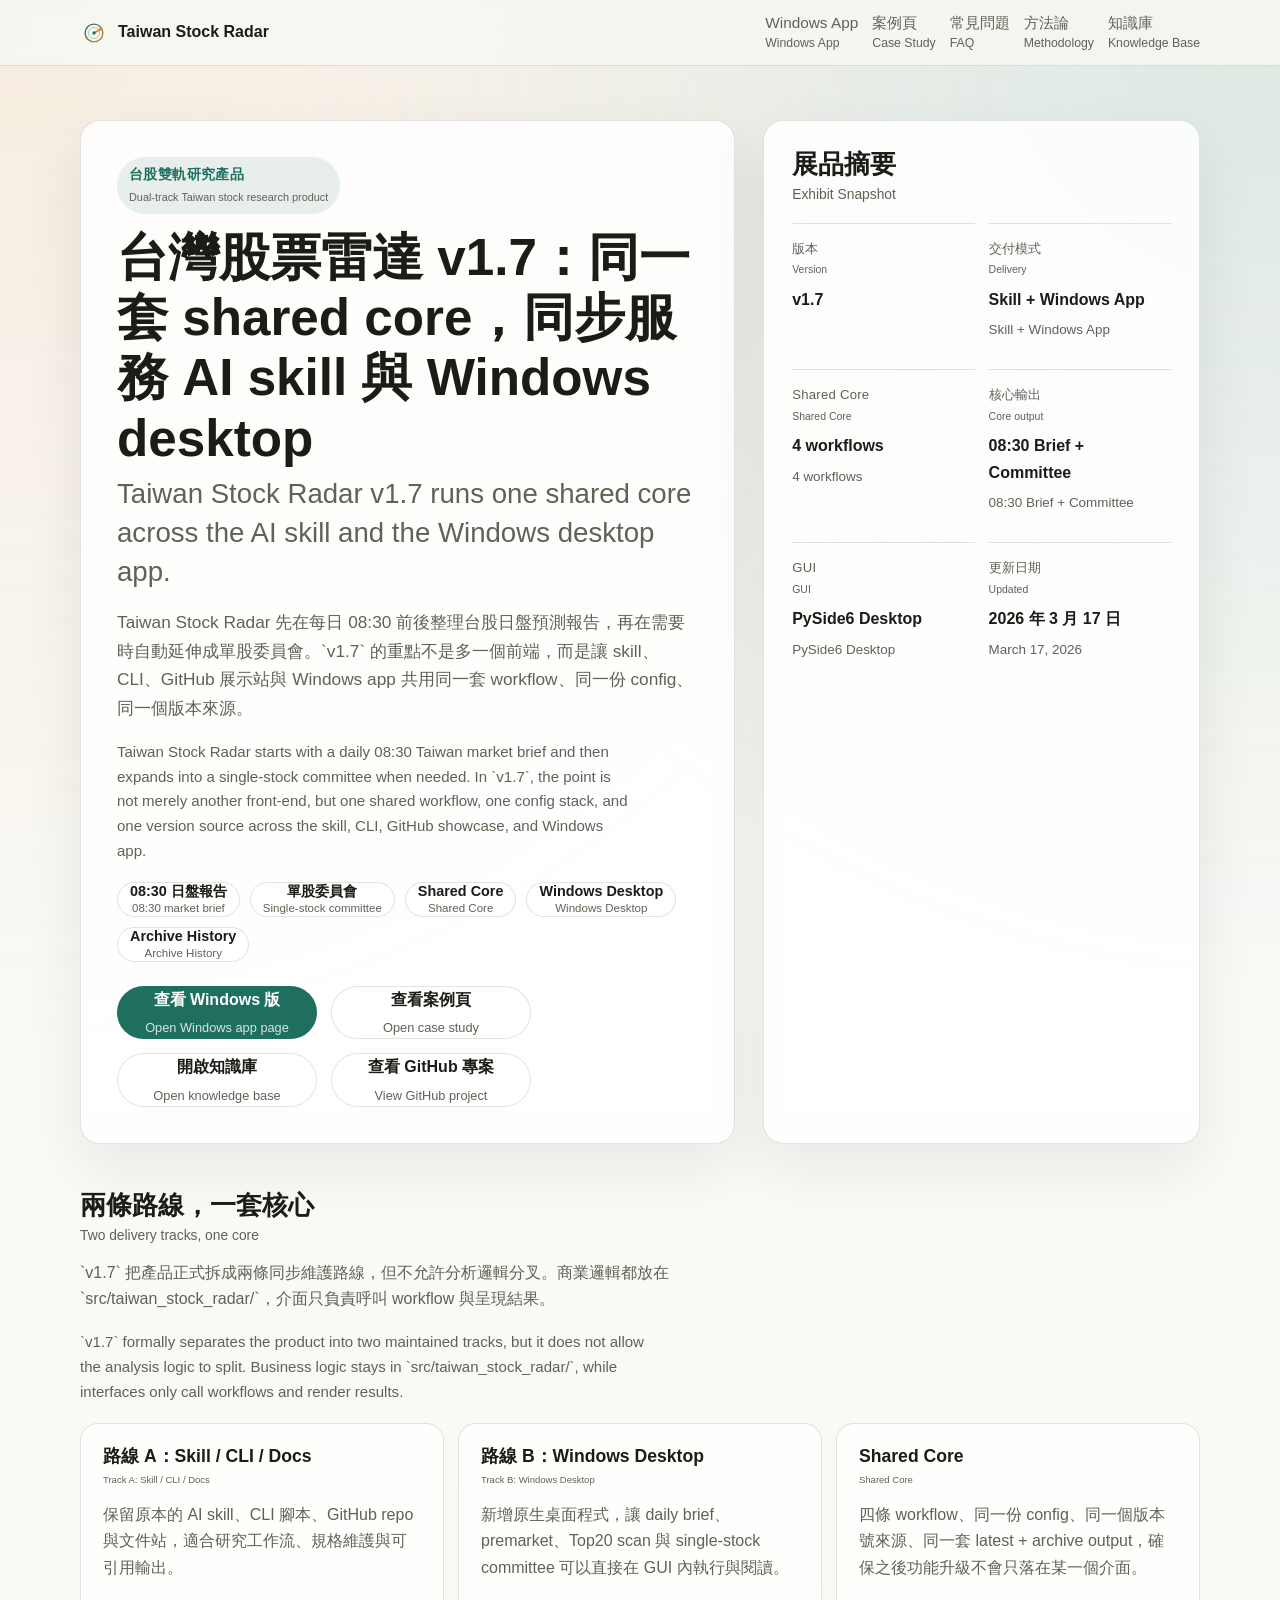
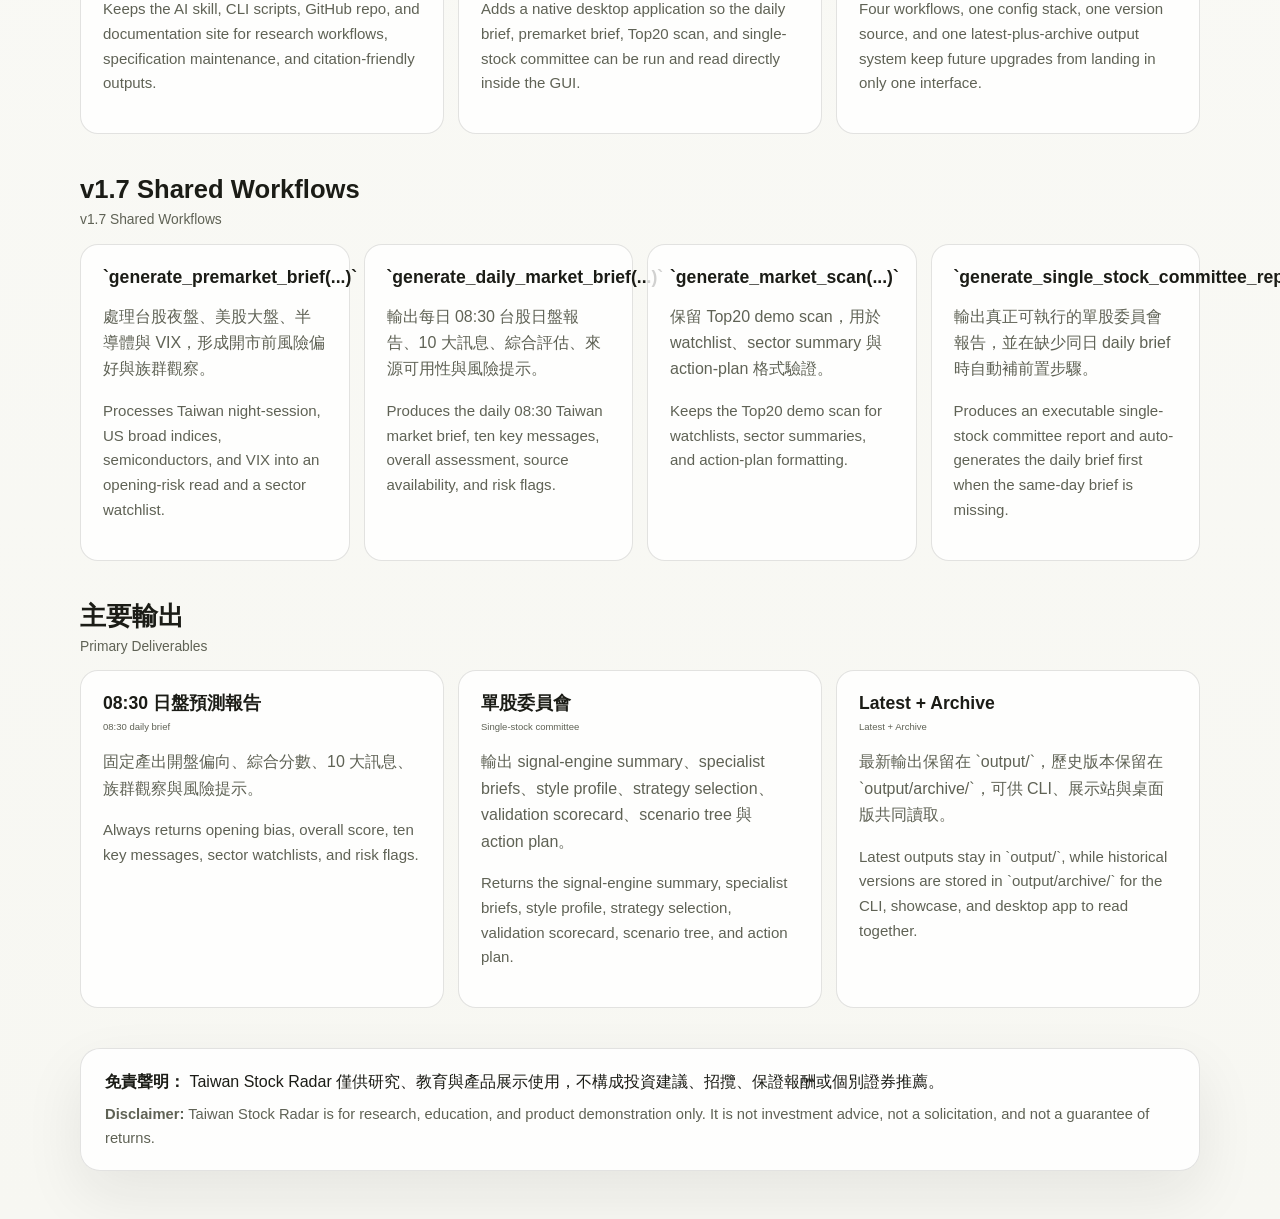
<file: docs/index.html>
<!DOCTYPE html>
<html lang="zh-Hant">
<head>
  <meta charset="utf-8">
  <meta name="viewport" content="width=device-width, initial-scale=1">
  <title>Taiwan Stock Radar | 台灣股票雷達 v1.7 雙軌研究產品</title>
  <meta name="description" content="Taiwan Stock Radar v1.7 是專為台股打造的雙軌研究產品。它以 shared core 同時服務每日 08:30 台股日盤報告、單股委員會、CLI、GitHub 展示站與 Windows desktop app。">
  <link rel="canonical" href="https://rabbit68116-ux.github.io/taiwan-stock-radar/">
  <meta property="og:type" content="website">
  <meta property="og:title" content="Taiwan Stock Radar | 台灣股票雷達">
  <meta property="og:description" content="以 shared core 同時服務 08:30 日盤報告、單股委員會與 Windows desktop app 的台股研究產品。">
  <meta property="og:url" content="https://rabbit68116-ux.github.io/taiwan-stock-radar/">
  <meta property="og:image" content="https://rabbit68116-ux.github.io/taiwan-stock-radar/assets/og-card.svg">
  <link rel="icon" href="assets/logo.svg" type="image/svg+xml">
  <link rel="stylesheet" href="assets/site.css">
</head>
<body>
  <header class="topbar">
    <div class="shell">
      <a class="brand" href="./">
        <img src="assets/logo.svg" alt="Taiwan Stock Radar logo">
        <span>Taiwan Stock Radar</span>
      </a>
      <nav class="nav" aria-label="Primary">
        <a href="./windows-app.html">Windows App<span class="en-translation">Windows App</span></a>
        <a href="./case-study.html">案例頁<span class="en-translation">Case Study</span></a>
        <a href="./faq.html">常見問題<span class="en-translation">FAQ</span></a>
        <a href="./methodology.html">方法論<span class="en-translation">Methodology</span></a>
        <a href="./docs.html">知識庫<span class="en-translation">Knowledge Base</span></a>
      </nav>
    </div>
  </header>

  <div class="shell">
    <section class="hero">
      <div class="hero-grid">
        <article class="hero-card">
          <p class="eyebrow">台股雙軌研究產品<span class="en-translation">Dual-track Taiwan stock research product</span></p>
          <h1>台灣股票雷達 v1.7：同一套 shared core，同步服務 AI skill 與 Windows desktop
            <span class="en-translation">Taiwan Stock Radar v1.7 runs one shared core across the AI skill and the Windows desktop app.</span>
          </h1>
          <p class="lead">Taiwan Stock Radar 先在每日 08:30 前後整理台股日盤預測報告，再在需要時自動延伸成單股委員會。`v1.7` 的重點不是多一個前端，而是讓 skill、CLI、GitHub 展示站與 Windows app 共用同一套 workflow、同一份 config、同一個版本來源。</p>
          <p class="lead en-translation">Taiwan Stock Radar starts with a daily 08:30 Taiwan market brief and then expands into a single-stock committee when needed. In `v1.7`, the point is not merely another front-end, but one shared workflow, one config stack, and one version source across the skill, CLI, GitHub showcase, and Windows app.</p>
          <div class="chip-row">
            <span class="chip">08:30 日盤報告<span class="en-translation">08:30 market brief</span></span>
            <span class="chip">單股委員會<span class="en-translation">Single-stock committee</span></span>
            <span class="chip">Shared Core<span class="en-translation">Shared Core</span></span>
            <span class="chip">Windows Desktop<span class="en-translation">Windows Desktop</span></span>
            <span class="chip">Archive History<span class="en-translation">Archive History</span></span>
          </div>
          <div class="hero-actions">
            <a class="button button-primary" href="./windows-app.html">查看 Windows 版<span class="en-translation">Open Windows app page</span></a>
            <a class="button button-secondary" href="./case-study.html">查看案例頁<span class="en-translation">Open case study</span></a>
            <a class="button button-secondary" href="./docs.html">開啟知識庫<span class="en-translation">Open knowledge base</span></a>
            <a class="button button-secondary" href="https://github.com/rabbit68116-ux/taiwan-stock-radar">查看 GitHub 專案<span class="en-translation">View GitHub project</span></a>
          </div>
        </article>

        <aside class="panel">
          <h2>展品摘要<span class="en-translation">Exhibit Snapshot</span></h2>
          <div class="meta-list">
            <div><span class="label">版本<span class="en-translation">Version</span></span><span class="value">v1.7</span></div>
            <div><span class="label">交付模式<span class="en-translation">Delivery</span></span><span class="value">Skill + Windows App<span class="en-translation">Skill + Windows App</span></span></div>
            <div><span class="label">Shared Core<span class="en-translation">Shared Core</span></span><span class="value">4 workflows<span class="en-translation">4 workflows</span></span></div>
            <div><span class="label">核心輸出<span class="en-translation">Core output</span></span><span class="value">08:30 Brief + Committee<span class="en-translation">08:30 Brief + Committee</span></span></div>
            <div><span class="label">GUI<span class="en-translation">GUI</span></span><span class="value">PySide6 Desktop<span class="en-translation">PySide6 Desktop</span></span></div>
            <div><span class="label">更新日期<span class="en-translation">Updated</span></span><span class="value">2026 年 3 月 17 日<span class="en-translation">March 17, 2026</span></span></div>
          </div>
        </aside>
      </div>
    </section>

    <main>
      <section>
        <h2>兩條路線，一套核心
          <span class="en-translation">Two delivery tracks, one core</span>
        </h2>
        <p class="section-intro">`v1.7` 把產品正式拆成兩條同步維護路線，但不允許分析邏輯分叉。商業邏輯都放在 `src/taiwan_stock_radar/`，介面只負責呼叫 workflow 與呈現結果。</p>
        <p class="section-intro en-translation">`v1.7` formally separates the product into two maintained tracks, but it does not allow the analysis logic to split. Business logic stays in `src/taiwan_stock_radar/`, while interfaces only call workflows and render results.</p>
        <div class="grid">
          <article class="card">
            <h3>路線 A：Skill / CLI / Docs
              <span class="en-translation">Track A: Skill / CLI / Docs</span>
            </h3>
            <p>保留原本的 AI skill、CLI 腳本、GitHub repo 與文件站，適合研究工作流、規格維護與可引用輸出。</p>
            <p class="en-translation">Keeps the AI skill, CLI scripts, GitHub repo, and documentation site for research workflows, specification maintenance, and citation-friendly outputs.</p>
          </article>
          <article class="card">
            <h3>路線 B：Windows Desktop
              <span class="en-translation">Track B: Windows Desktop</span>
            </h3>
            <p>新增原生桌面程式，讓 daily brief、premarket、Top20 scan 與 single-stock committee 可以直接在 GUI 內執行與閱讀。</p>
            <p class="en-translation">Adds a native desktop application so the daily brief, premarket brief, Top20 scan, and single-stock committee can be run and read directly inside the GUI.</p>
          </article>
          <article class="card">
            <h3>Shared Core
              <span class="en-translation">Shared Core</span>
            </h3>
            <p>四條 workflow、同一份 config、同一個版本號來源、同一套 latest + archive output，確保之後功能升級不會只落在某一個介面。</p>
            <p class="en-translation">Four workflows, one config stack, one version source, and one latest-plus-archive output system keep future upgrades from landing in only one interface.</p>
          </article>
        </div>
      </section>

      <section>
        <h2>v1.7 Shared Workflows
          <span class="en-translation">v1.7 Shared Workflows</span>
        </h2>
        <div class="grid">
          <article class="card">
            <h3>`generate_premarket_brief(...)`</h3>
            <p>處理台股夜盤、美股大盤、半導體與 VIX，形成開市前風險偏好與族群觀察。</p>
            <p class="en-translation">Processes Taiwan night-session, US broad indices, semiconductors, and VIX into an opening-risk read and a sector watchlist.</p>
          </article>
          <article class="card">
            <h3>`generate_daily_market_brief(...)`</h3>
            <p>輸出每日 08:30 台股日盤報告、10 大訊息、綜合評估、來源可用性與風險提示。</p>
            <p class="en-translation">Produces the daily 08:30 Taiwan market brief, ten key messages, overall assessment, source availability, and risk flags.</p>
          </article>
          <article class="card">
            <h3>`generate_market_scan(...)`</h3>
            <p>保留 Top20 demo scan，用於 watchlist、sector summary 與 action-plan 格式驗證。</p>
            <p class="en-translation">Keeps the Top20 demo scan for watchlists, sector summaries, and action-plan formatting.</p>
          </article>
          <article class="card">
            <h3>`generate_single_stock_committee_report(...)`</h3>
            <p>輸出真正可執行的單股委員會報告，並在缺少同日 daily brief 時自動補前置步驟。</p>
            <p class="en-translation">Produces an executable single-stock committee report and auto-generates the daily brief first when the same-day brief is missing.</p>
          </article>
        </div>
      </section>

      <section>
        <h2>主要輸出
          <span class="en-translation">Primary Deliverables</span>
        </h2>
        <div class="grid">
          <article class="card">
            <h3>08:30 日盤預測報告<span class="en-translation">08:30 daily brief</span></h3>
            <p>固定產出開盤偏向、綜合分數、10 大訊息、族群觀察與風險提示。</p>
            <p class="en-translation">Always returns opening bias, overall score, ten key messages, sector watchlists, and risk flags.</p>
          </article>
          <article class="card">
            <h3>單股委員會<span class="en-translation">Single-stock committee</span></h3>
            <p>輸出 signal-engine summary、specialist briefs、style profile、strategy selection、validation scorecard、scenario tree 與 action plan。</p>
            <p class="en-translation">Returns the signal-engine summary, specialist briefs, style profile, strategy selection, validation scorecard, scenario tree, and action plan.</p>
          </article>
          <article class="card">
            <h3>Latest + Archive<span class="en-translation">Latest + Archive</span></h3>
            <p>最新輸出保留在 `output/`，歷史版本保留在 `output/archive/`，可供 CLI、展示站與桌面版共同讀取。</p>
            <p class="en-translation">Latest outputs stay in `output/`, while historical versions are stored in `output/archive/` for the CLI, showcase, and desktop app to read together.</p>
          </article>
        </div>
      </section>
    </main>

    <footer class="footer">
      <div class="footer-card">
        <p><strong>免責聲明：</strong> Taiwan Stock Radar 僅供研究、教育與產品展示使用，不構成投資建議、招攬、保證報酬或個別證券推薦。<span class="en-translation"><strong>Disclaimer:</strong> Taiwan Stock Radar is for research, education, and product demonstration only. It is not investment advice, not a solicitation, and not a guarantee of returns.</span></p>
      </div>
    </footer>
  </div>
</body>
</html>
</file>
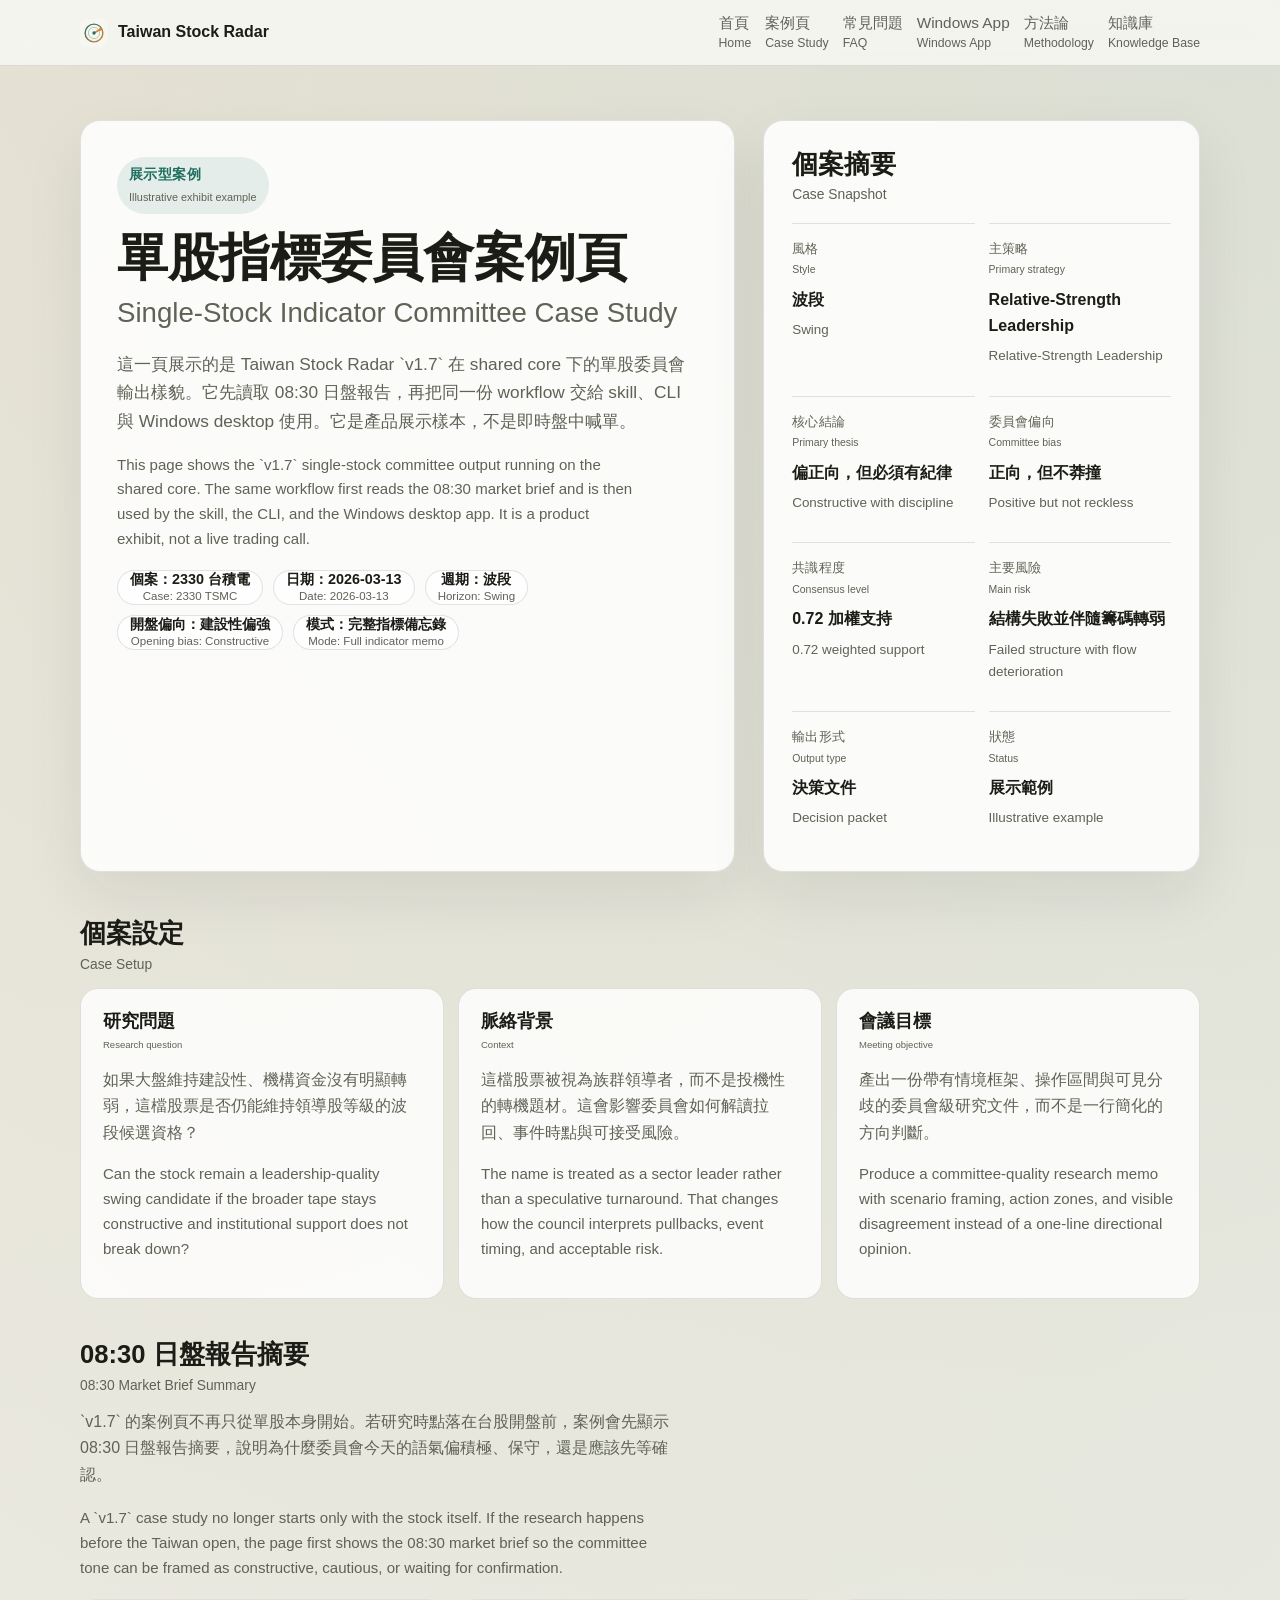
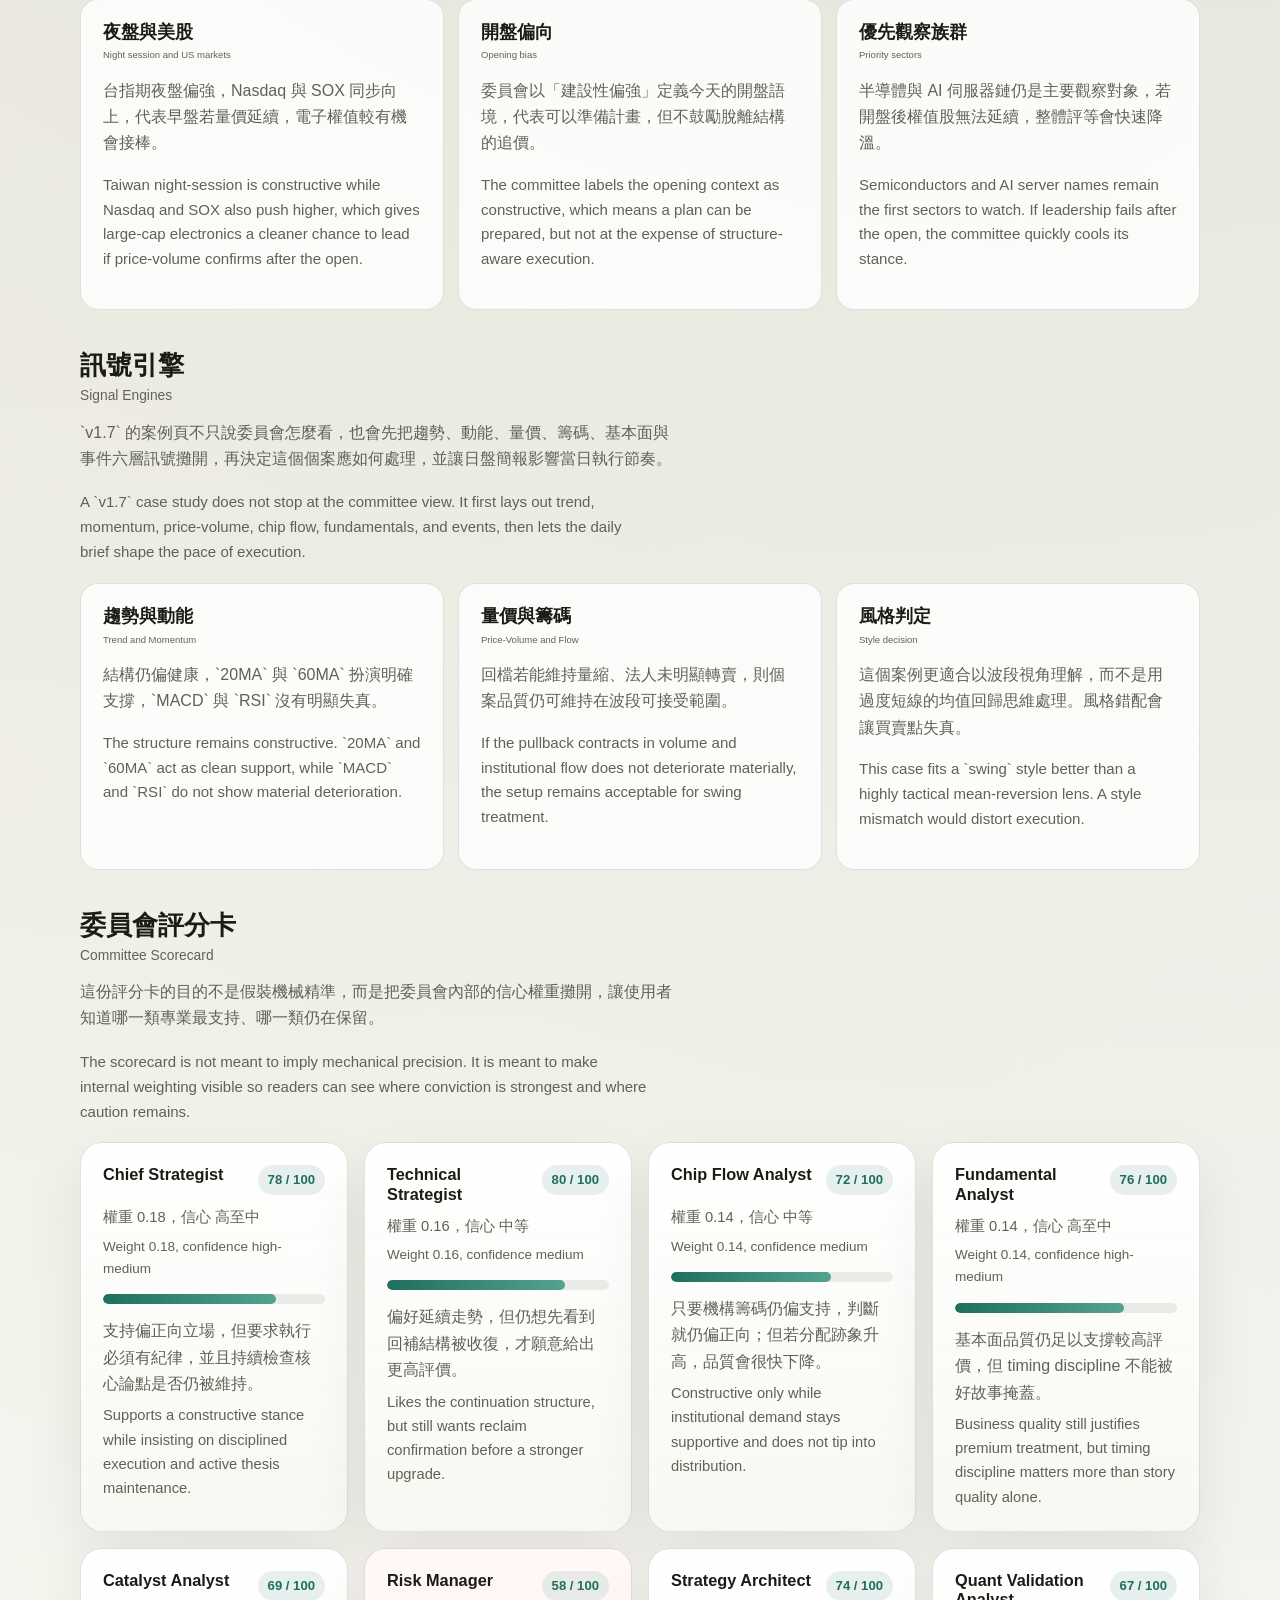
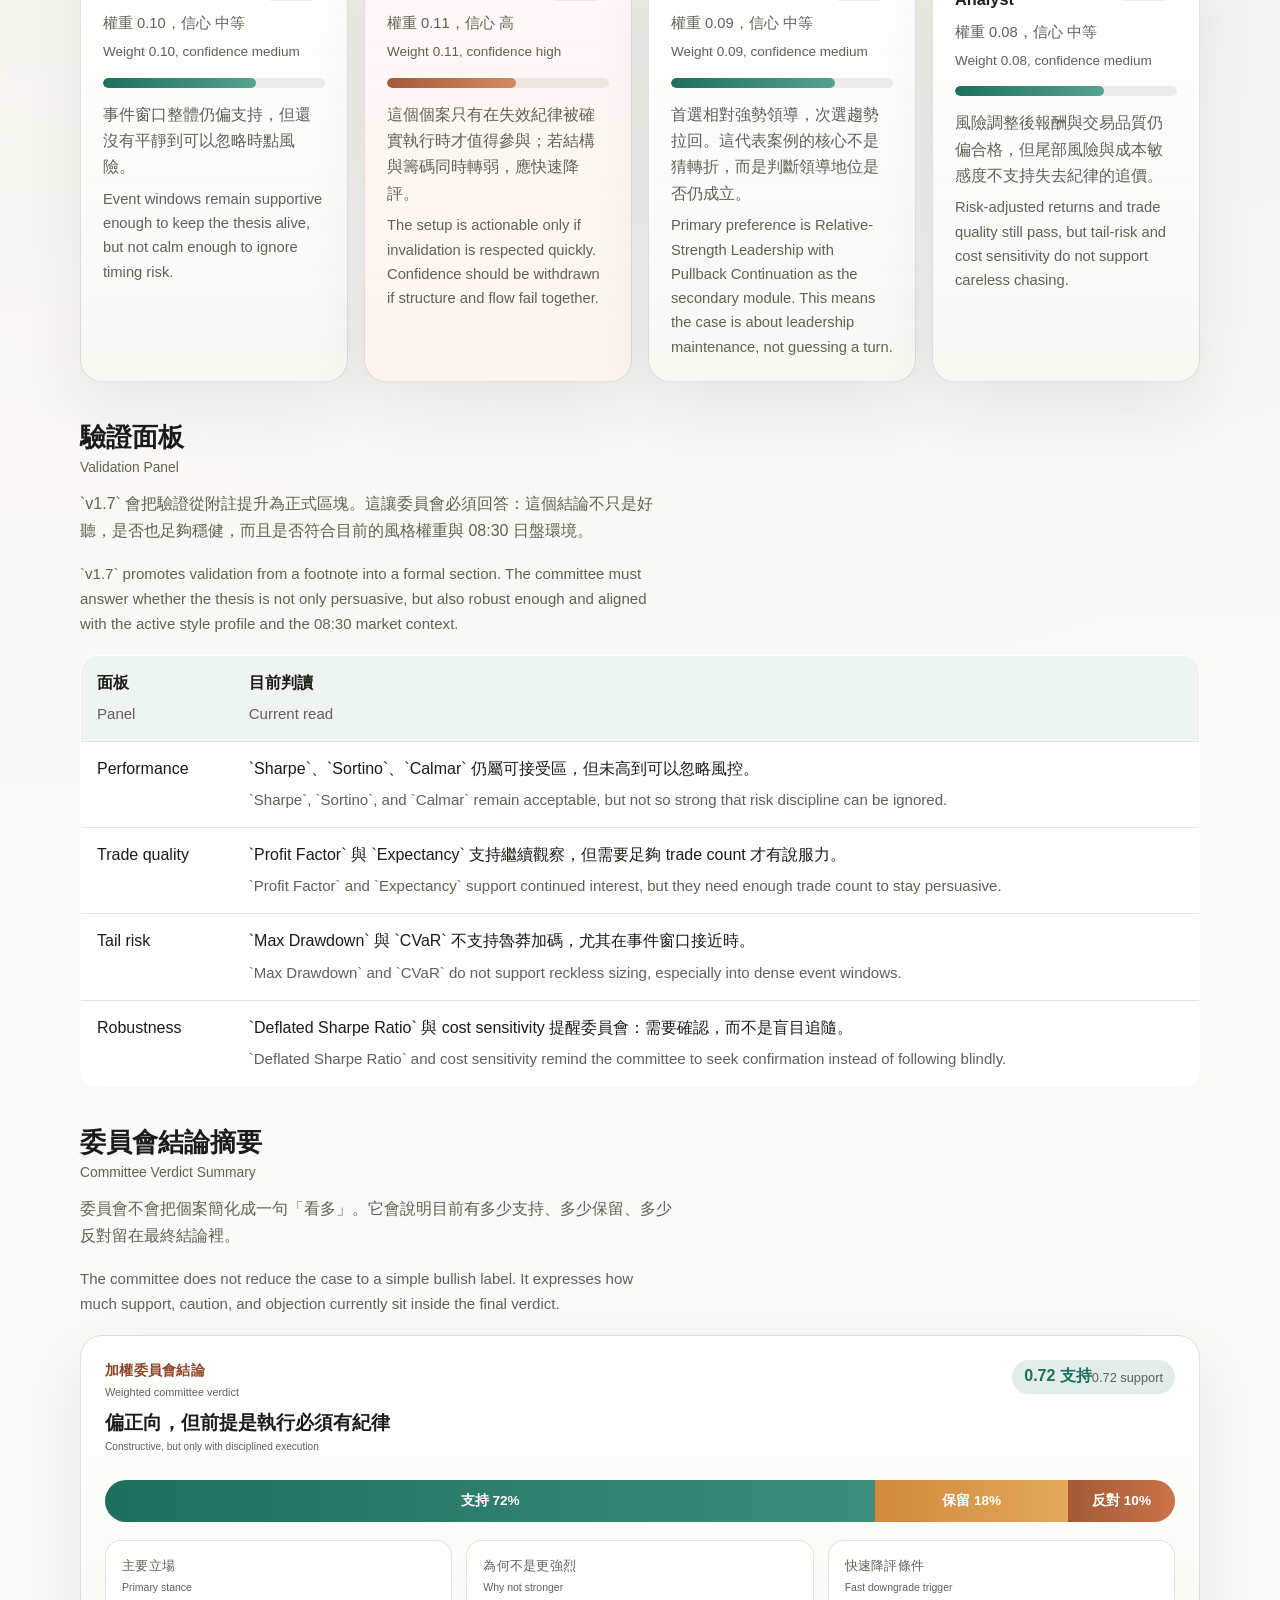
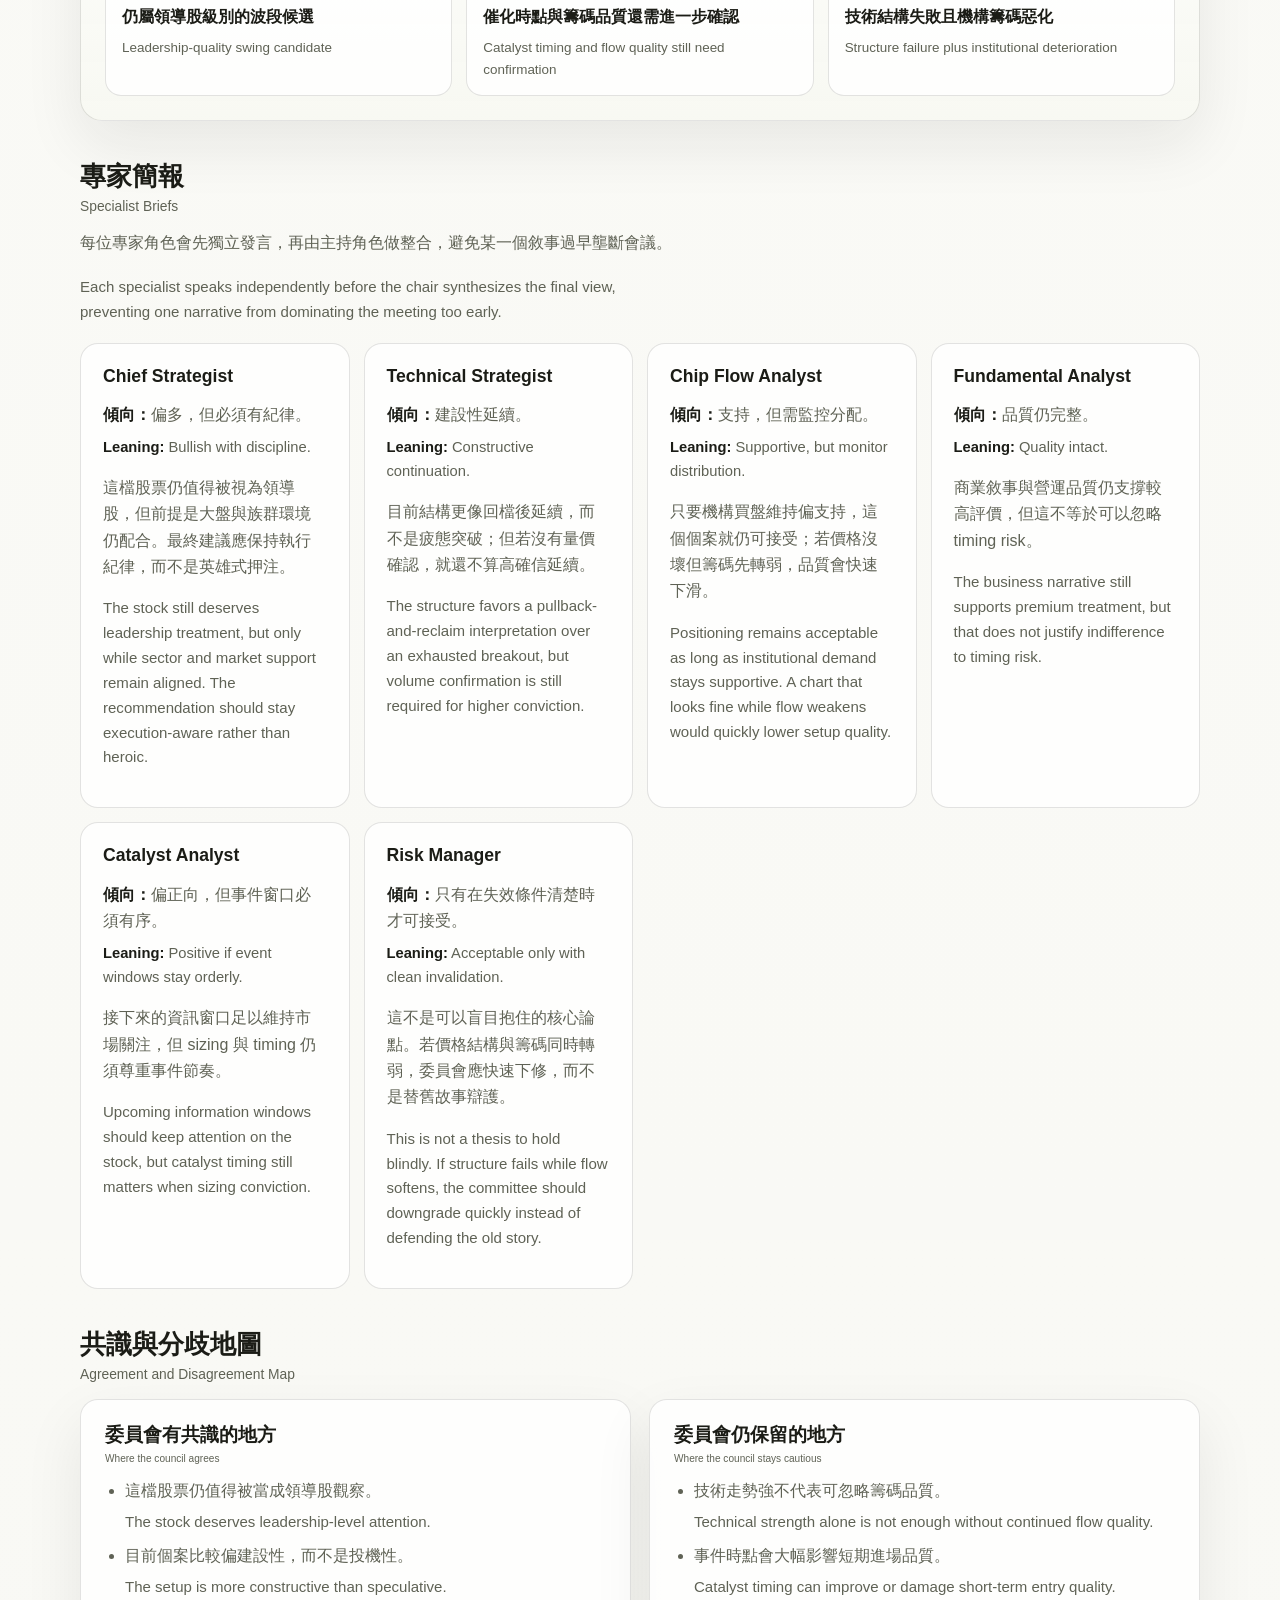
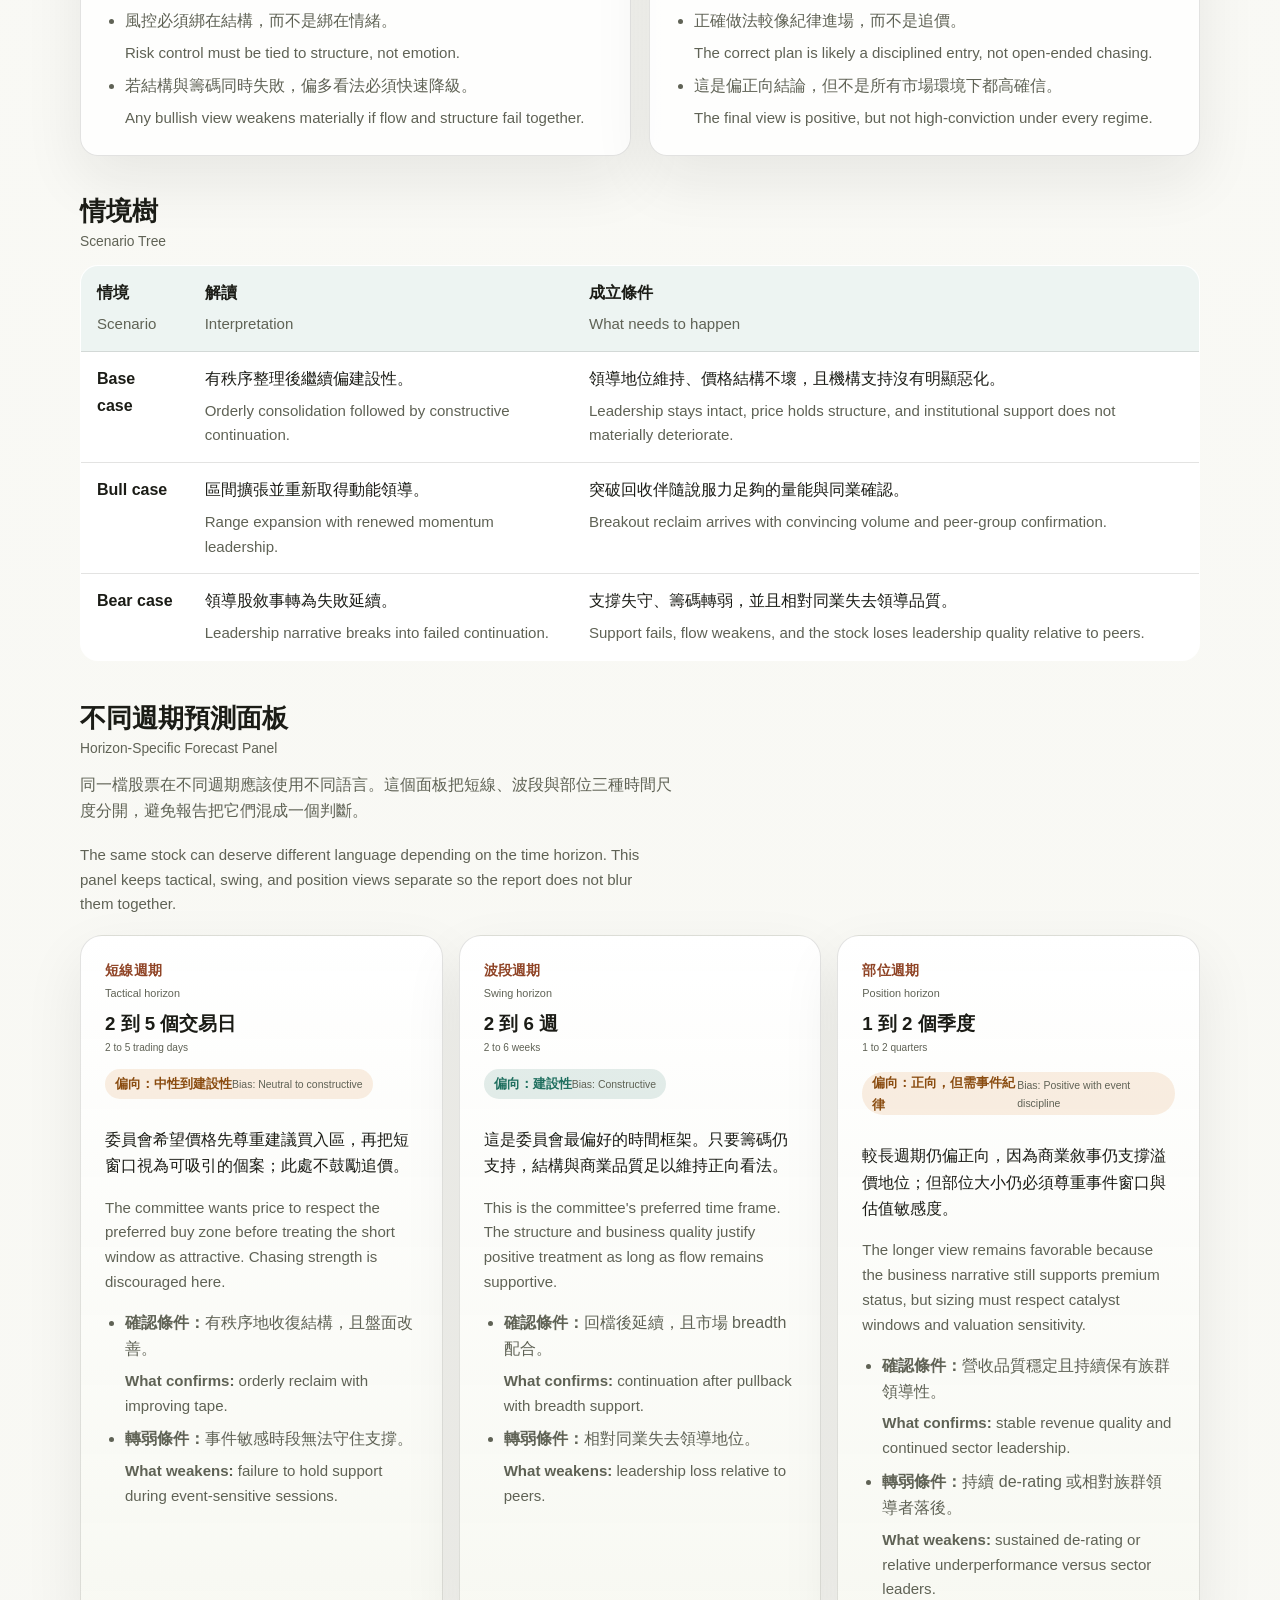
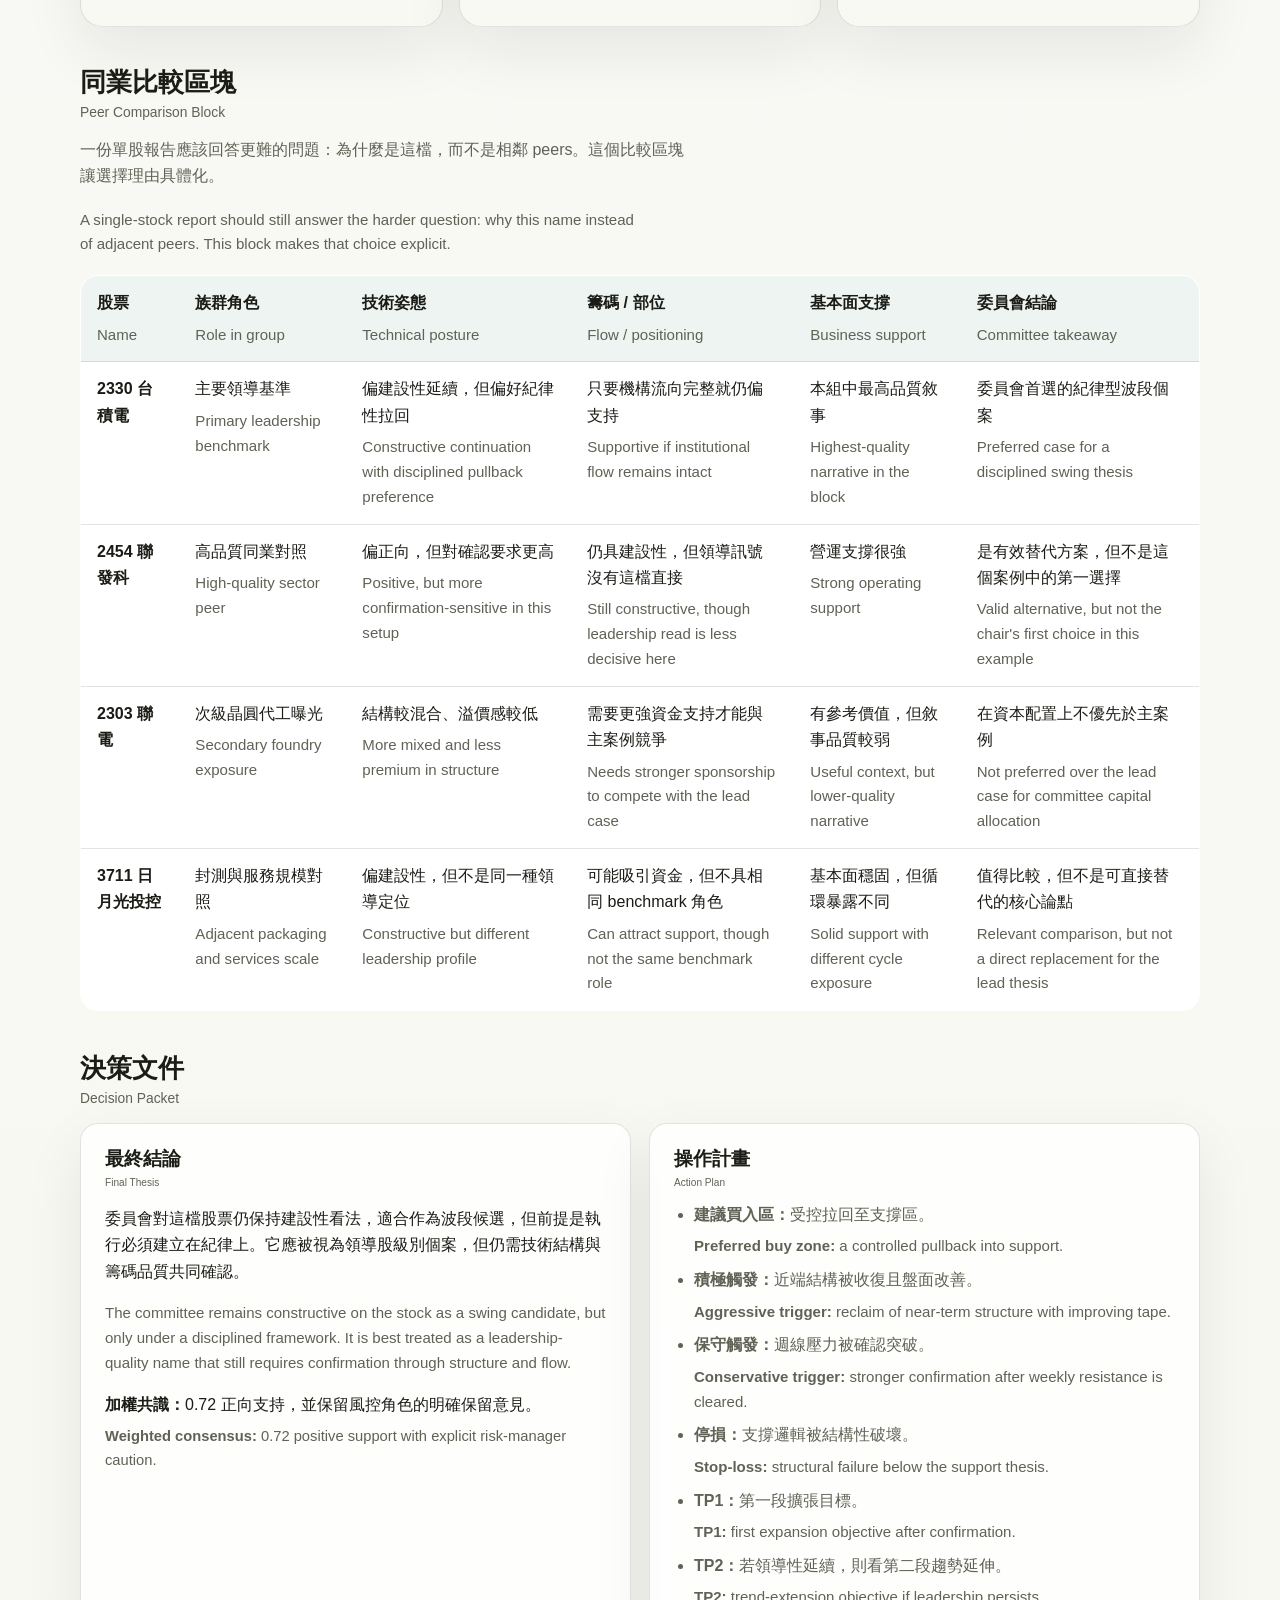
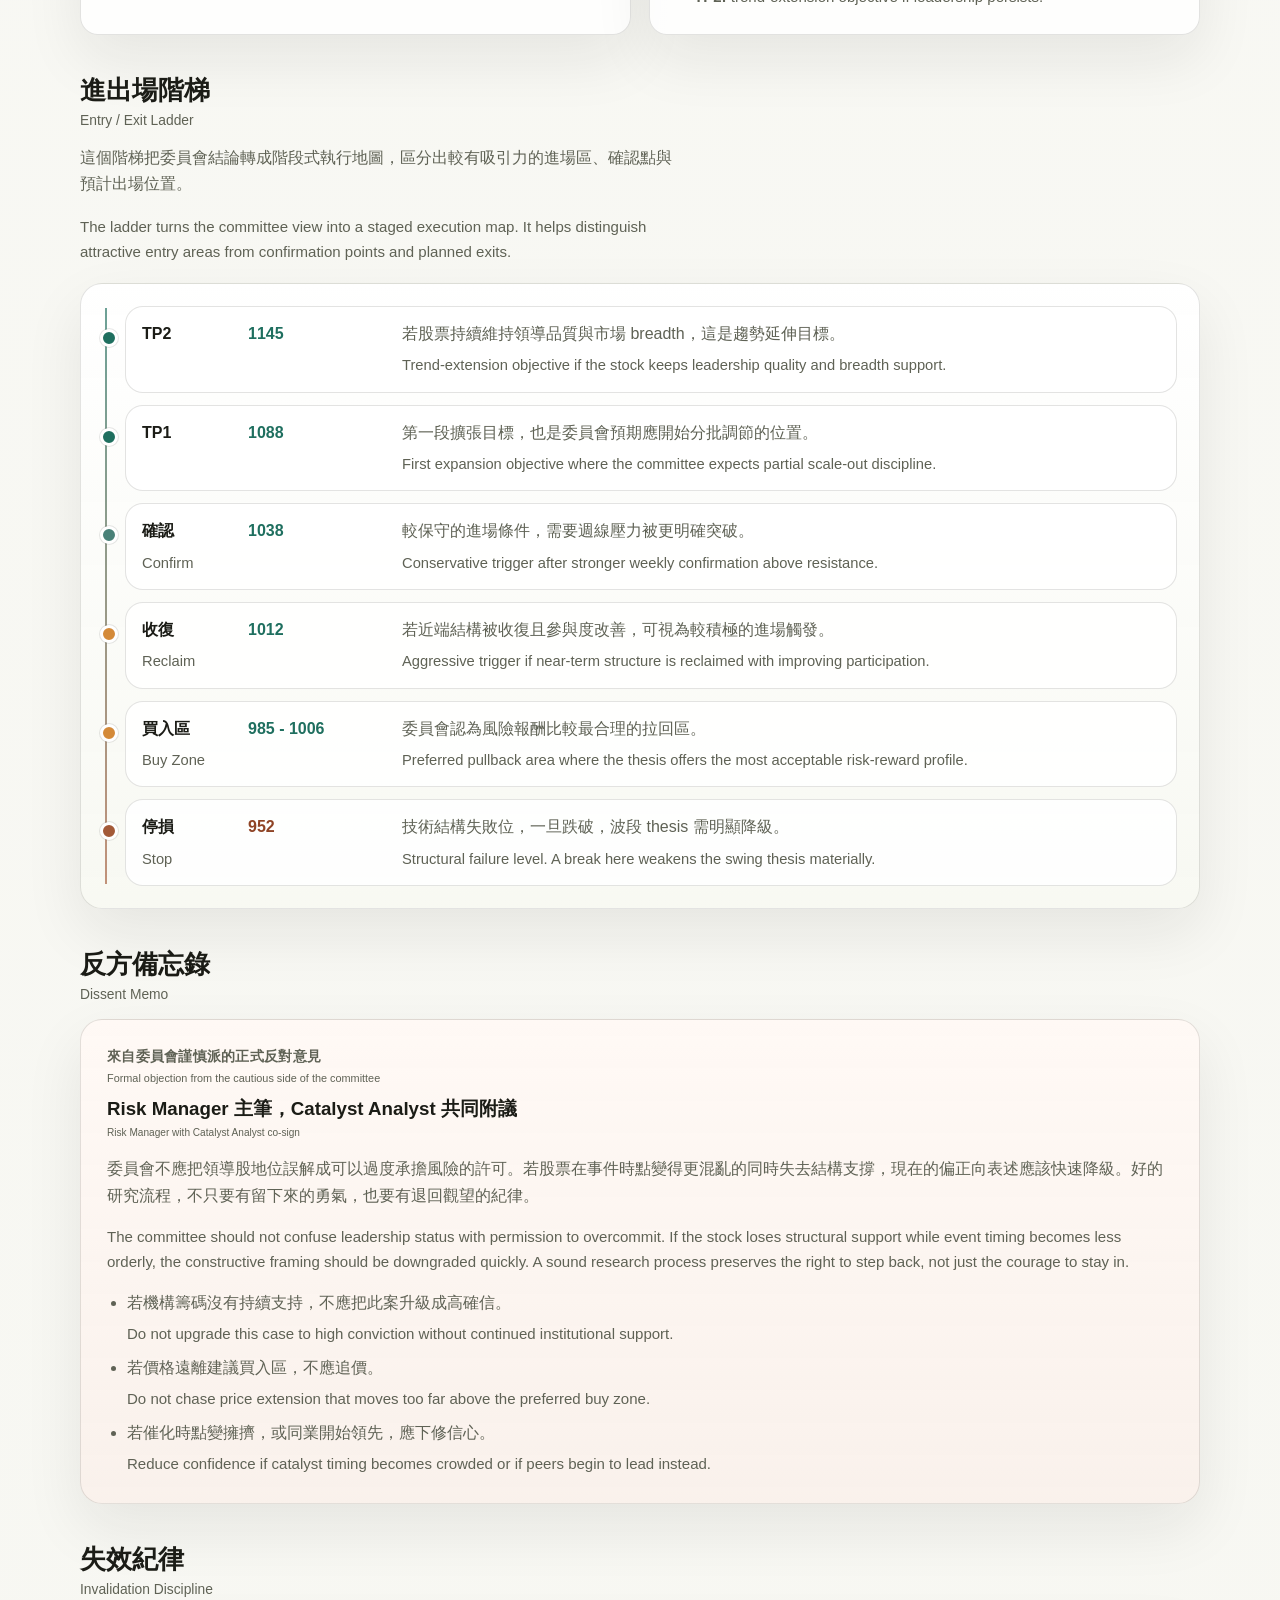
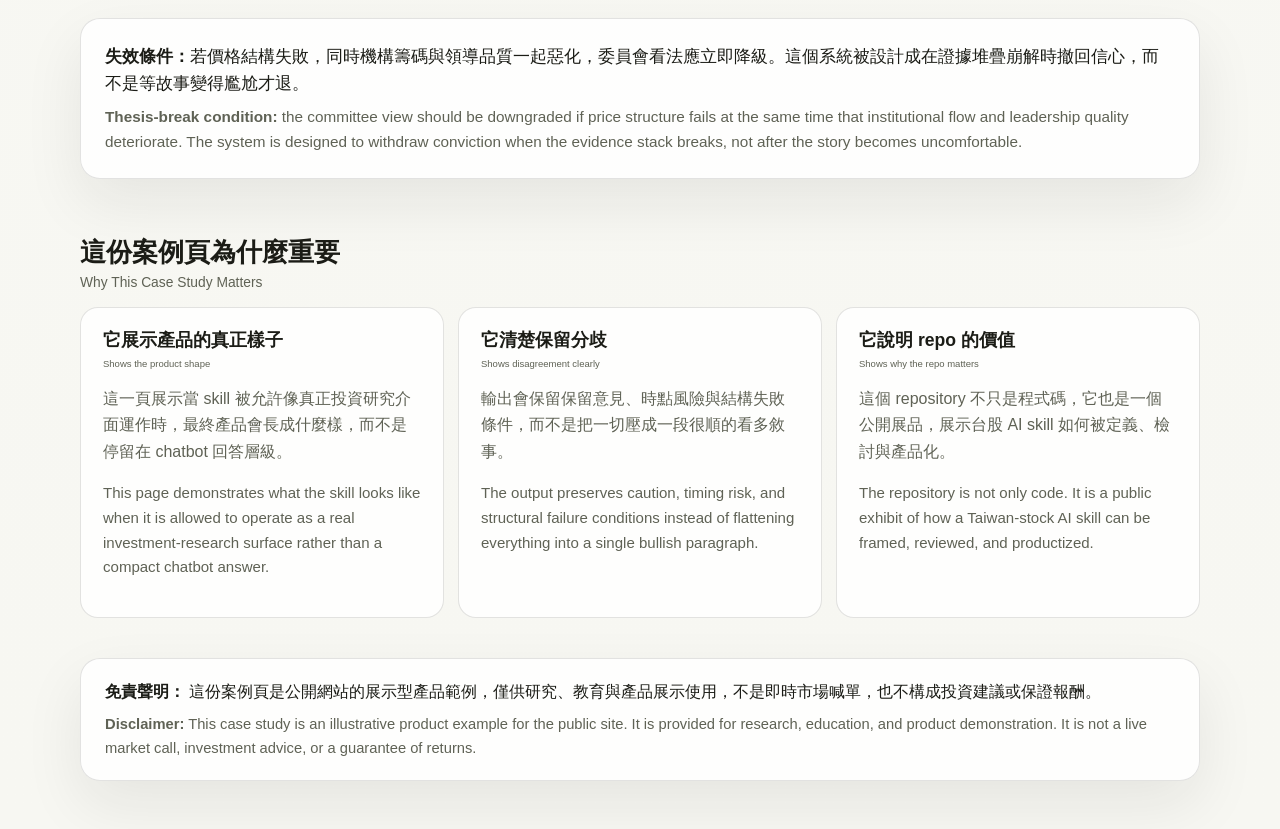
<file: docs/case-study.html>
<!DOCTYPE html>
<html lang="zh-Hant">
<head>
  <meta charset="utf-8">
  <meta name="viewport" content="width=device-width, initial-scale=1">
  <title>Taiwan Stock Radar 案例頁 Case Study</title>
  <meta name="description" content="Taiwan Stock Radar v1.7 單股案例頁，展示 shared core 如何先完成 08:30 日盤報告，再輸出正式的單股委員會決策文件。">
  <link rel="canonical" href="https://rabbit68116-ux.github.io/taiwan-stock-radar/case-study.html">
  <meta property="og:type" content="article">
  <meta property="og:title" content="Taiwan Stock Radar 案例頁 Case Study">
  <meta property="og:description" content="完整展示 Taiwan Stock Radar v1.7 如何先讀取 08:30 日盤報告，再形成單股多分析師指標委員會輸出。">
  <meta property="og:url" content="https://rabbit68116-ux.github.io/taiwan-stock-radar/case-study.html">
  <meta property="og:image" content="https://rabbit68116-ux.github.io/taiwan-stock-radar/assets/og-card.svg">
  <link rel="icon" href="assets/logo.svg" type="image/svg+xml">
  <link rel="stylesheet" href="assets/site.css">
</head>
<body>
  <header class="topbar">
    <div class="shell">
      <a class="brand" href="./">
        <img src="assets/logo.svg" alt="Taiwan Stock Radar logo">
        <span>Taiwan Stock Radar</span>
      </a>
      <nav class="nav" aria-label="Primary">
        <a href="./">
          首頁
          <span class="en-translation">Home</span>
        </a>
        <a href="./case-study.html">
          案例頁
          <span class="en-translation">Case Study</span>
        </a>
        <a href="./faq.html">
          常見問題
          <span class="en-translation">FAQ</span>
        </a>
        <a href="./windows-app.html">
          Windows App
          <span class="en-translation">Windows App</span>
        </a>
        <a href="./methodology.html">
          方法論
          <span class="en-translation">Methodology</span>
        </a>
        <a href="./docs.html">
          知識庫
          <span class="en-translation">Knowledge Base</span>
        </a>
      </nav>
    </div>
  </header>

  <div class="shell">
    <section class="hero">
      <div class="hero-grid">
        <article class="hero-card">
          <p class="eyebrow">展示型案例<span class="en-translation">Illustrative exhibit example</span></p>
          <h1>單股指標委員會案例頁
            <span class="en-translation">Single-Stock Indicator Committee Case Study</span>
          </h1>
          <p class="lead">這一頁展示的是 Taiwan Stock Radar `v1.7` 在 shared core 下的單股委員會輸出樣貌。它先讀取 08:30 日盤報告，再把同一份 workflow 交給 skill、CLI 與 Windows desktop 使用。它是產品展示樣本，不是即時盤中喊單。</p>
          <p class="lead en-translation">This page shows the `v1.7` single-stock committee output running on the shared core. The same workflow first reads the 08:30 market brief and is then used by the skill, the CLI, and the Windows desktop app. It is a product exhibit, not a live trading call.</p>
          <div class="chip-row">
            <span class="chip">個案：2330 台積電<span class="en-translation">Case: 2330 TSMC</span></span>
            <span class="chip">日期：2026-03-13<span class="en-translation">Date: 2026-03-13</span></span>
            <span class="chip">週期：波段<span class="en-translation">Horizon: Swing</span></span>
            <span class="chip">開盤偏向：建設性偏強<span class="en-translation">Opening bias: Constructive</span></span>
            <span class="chip">模式：完整指標備忘錄<span class="en-translation">Mode: Full indicator memo</span></span>
          </div>
        </article>

        <aside class="panel">
          <h2>個案摘要
            <span class="en-translation">Case Snapshot</span>
          </h2>
          <div class="meta-list">
            <div>
              <span class="label">風格<span class="en-translation">Style</span></span>
              <span class="value">波段
                <span class="en-translation">Swing</span>
              </span>
            </div>
            <div>
              <span class="label">主策略<span class="en-translation">Primary strategy</span></span>
              <span class="value">Relative-Strength Leadership
                <span class="en-translation">Relative-Strength Leadership</span>
              </span>
            </div>
            <div>
              <span class="label">核心結論<span class="en-translation">Primary thesis</span></span>
              <span class="value">偏正向，但必須有紀律
                <span class="en-translation">Constructive with discipline</span>
              </span>
            </div>
            <div>
              <span class="label">委員會偏向<span class="en-translation">Committee bias</span></span>
              <span class="value">正向，但不莽撞
                <span class="en-translation">Positive but not reckless</span>
              </span>
            </div>
            <div>
              <span class="label">共識程度<span class="en-translation">Consensus level</span></span>
              <span class="value">0.72 加權支持
                <span class="en-translation">0.72 weighted support</span>
              </span>
            </div>
            <div>
              <span class="label">主要風險<span class="en-translation">Main risk</span></span>
              <span class="value">結構失敗並伴隨籌碼轉弱
                <span class="en-translation">Failed structure with flow deterioration</span>
              </span>
            </div>
            <div>
              <span class="label">輸出形式<span class="en-translation">Output type</span></span>
              <span class="value">決策文件
                <span class="en-translation">Decision packet</span>
              </span>
            </div>
            <div>
              <span class="label">狀態<span class="en-translation">Status</span></span>
              <span class="value">展示範例
                <span class="en-translation">Illustrative example</span>
              </span>
            </div>
          </div>
        </aside>
      </div>
    </section>

    <main>
      <section>
        <h2>個案設定
          <span class="en-translation">Case Setup</span>
        </h2>
        <div class="grid">
          <article class="card">
            <h3>研究問題
              <span class="en-translation">Research question</span>
            </h3>
            <p>如果大盤維持建設性、機構資金沒有明顯轉弱，這檔股票是否仍能維持領導股等級的波段候選資格？</p>
            <p class="en-translation">Can the stock remain a leadership-quality swing candidate if the broader tape stays constructive and institutional support does not break down?</p>
          </article>
          <article class="card">
            <h3>脈絡背景
              <span class="en-translation">Context</span>
            </h3>
            <p>這檔股票被視為族群領導者，而不是投機性的轉機題材。這會影響委員會如何解讀拉回、事件時點與可接受風險。</p>
            <p class="en-translation">The name is treated as a sector leader rather than a speculative turnaround. That changes how the council interprets pullbacks, event timing, and acceptable risk.</p>
          </article>
          <article class="card">
            <h3>會議目標
              <span class="en-translation">Meeting objective</span>
            </h3>
            <p>產出一份帶有情境框架、操作區間與可見分歧的委員會級研究文件，而不是一行簡化的方向判斷。</p>
            <p class="en-translation">Produce a committee-quality research memo with scenario framing, action zones, and visible disagreement instead of a one-line directional opinion.</p>
          </article>
        </div>
      </section>

      <section>
        <h2>08:30 日盤報告摘要
          <span class="en-translation">08:30 Market Brief Summary</span>
        </h2>
        <p class="section-intro">`v1.7` 的案例頁不再只從單股本身開始。若研究時點落在台股開盤前，案例會先顯示 08:30 日盤報告摘要，說明為什麼委員會今天的語氣偏積極、保守，還是應該先等確認。</p>
        <p class="section-intro en-translation">A `v1.7` case study no longer starts only with the stock itself. If the research happens before the Taiwan open, the page first shows the 08:30 market brief so the committee tone can be framed as constructive, cautious, or waiting for confirmation.</p>
        <div class="grid">
          <article class="card">
            <h3>夜盤與美股
              <span class="en-translation">Night session and US markets</span>
            </h3>
            <p>台指期夜盤偏強，Nasdaq 與 SOX 同步向上，代表早盤若量價延續，電子權值較有機會接棒。</p>
            <p class="en-translation">Taiwan night-session is constructive while Nasdaq and SOX also push higher, which gives large-cap electronics a cleaner chance to lead if price-volume confirms after the open.</p>
          </article>
          <article class="card">
            <h3>開盤偏向
              <span class="en-translation">Opening bias</span>
            </h3>
            <p>委員會以「建設性偏強」定義今天的開盤語境，代表可以準備計畫，但不鼓勵脫離結構的追價。</p>
            <p class="en-translation">The committee labels the opening context as constructive, which means a plan can be prepared, but not at the expense of structure-aware execution.</p>
          </article>
          <article class="card">
            <h3>優先觀察族群
              <span class="en-translation">Priority sectors</span>
            </h3>
            <p>半導體與 AI 伺服器鏈仍是主要觀察對象，若開盤後權值股無法延續，整體評等會快速降溫。</p>
            <p class="en-translation">Semiconductors and AI server names remain the first sectors to watch. If leadership fails after the open, the committee quickly cools its stance.</p>
          </article>
        </div>
      </section>

      <section>
        <h2>訊號引擎
          <span class="en-translation">Signal Engines</span>
        </h2>
        <p class="section-intro">`v1.7` 的案例頁不只說委員會怎麼看，也會先把趨勢、動能、量價、籌碼、基本面與事件六層訊號攤開，再決定這個個案應如何處理，並讓日盤簡報影響當日執行節奏。</p>
        <p class="section-intro en-translation">A `v1.7` case study does not stop at the committee view. It first lays out trend, momentum, price-volume, chip flow, fundamentals, and events, then lets the daily brief shape the pace of execution.</p>
        <div class="grid">
          <article class="card">
            <h3>趨勢與動能
              <span class="en-translation">Trend and Momentum</span>
            </h3>
            <p>結構仍偏健康，`20MA` 與 `60MA` 扮演明確支撐，`MACD` 與 `RSI` 沒有明顯失真。</p>
            <p class="en-translation">The structure remains constructive. `20MA` and `60MA` act as clean support, while `MACD` and `RSI` do not show material deterioration.</p>
          </article>
          <article class="card">
            <h3>量價與籌碼
              <span class="en-translation">Price-Volume and Flow</span>
            </h3>
            <p>回檔若能維持量縮、法人未明顯轉賣，則個案品質仍可維持在波段可接受範圍。</p>
            <p class="en-translation">If the pullback contracts in volume and institutional flow does not deteriorate materially, the setup remains acceptable for swing treatment.</p>
          </article>
          <article class="card">
            <h3>風格判定
              <span class="en-translation">Style decision</span>
            </h3>
            <p>這個案例更適合以波段視角理解，而不是用過度短線的均值回歸思維處理。風格錯配會讓買賣點失真。</p>
            <p class="en-translation">This case fits a `swing` style better than a highly tactical mean-reversion lens. A style mismatch would distort execution.</p>
          </article>
        </div>
      </section>

      <section>
        <h2>委員會評分卡
          <span class="en-translation">Committee Scorecard</span>
        </h2>
        <p class="section-intro">這份評分卡的目的不是假裝機械精準，而是把委員會內部的信心權重攤開，讓使用者知道哪一類專業最支持、哪一類仍在保留。</p>
        <p class="section-intro en-translation">The scorecard is not meant to imply mechanical precision. It is meant to make internal weighting visible so readers can see where conviction is strongest and where caution remains.</p>
        <div class="scorecard-grid">
          <article class="scorecard-card">
            <div class="scorecard-head">
              <h3>Chief Strategist</h3>
              <span class="score-pill">78 / 100</span>
            </div>
            <p class="score-meta">權重 0.18，信心 高至中<span class="en-translation">Weight 0.18, confidence high-medium</span></p>
            <div class="score-meter"><span style="width: 78%"></span></div>
            <p class="score-note">支持偏正向立場，但要求執行必須有紀律，並且持續檢查核心論點是否仍被維持。<span class="en-translation">Supports a constructive stance while insisting on disciplined execution and active thesis maintenance.</span></p>
          </article>
          <article class="scorecard-card">
            <div class="scorecard-head">
              <h3>Technical Strategist</h3>
              <span class="score-pill">80 / 100</span>
            </div>
            <p class="score-meta">權重 0.16，信心 中等<span class="en-translation">Weight 0.16, confidence medium</span></p>
            <div class="score-meter"><span style="width: 80%"></span></div>
            <p class="score-note">偏好延續走勢，但仍想先看到回補結構被收復，才願意給出更高評價。<span class="en-translation">Likes the continuation structure, but still wants reclaim confirmation before a stronger upgrade.</span></p>
          </article>
          <article class="scorecard-card">
            <div class="scorecard-head">
              <h3>Chip Flow Analyst</h3>
              <span class="score-pill">72 / 100</span>
            </div>
            <p class="score-meta">權重 0.14，信心 中等<span class="en-translation">Weight 0.14, confidence medium</span></p>
            <div class="score-meter"><span style="width: 72%"></span></div>
            <p class="score-note">只要機構籌碼仍偏支持，判斷就仍偏正向；但若分配跡象升高，品質會很快下降。<span class="en-translation">Constructive only while institutional demand stays supportive and does not tip into distribution.</span></p>
          </article>
          <article class="scorecard-card">
            <div class="scorecard-head">
              <h3>Fundamental Analyst</h3>
              <span class="score-pill">76 / 100</span>
            </div>
            <p class="score-meta">權重 0.14，信心 高至中<span class="en-translation">Weight 0.14, confidence high-medium</span></p>
            <div class="score-meter"><span style="width: 76%"></span></div>
            <p class="score-note">基本面品質仍足以支撐較高評價，但 timing discipline 不能被好故事掩蓋。<span class="en-translation">Business quality still justifies premium treatment, but timing discipline matters more than story quality alone.</span></p>
          </article>
          <article class="scorecard-card">
            <div class="scorecard-head">
              <h3>Catalyst Analyst</h3>
              <span class="score-pill">69 / 100</span>
            </div>
            <p class="score-meta">權重 0.10，信心 中等<span class="en-translation">Weight 0.10, confidence medium</span></p>
            <div class="score-meter"><span style="width: 69%"></span></div>
            <p class="score-note">事件窗口整體仍偏支持，但還沒有平靜到可以忽略時點風險。<span class="en-translation">Event windows remain supportive enough to keep the thesis alive, but not calm enough to ignore timing risk.</span></p>
          </article>
          <article class="scorecard-card scorecard-card-risk">
            <div class="scorecard-head">
              <h3>Risk Manager</h3>
              <span class="score-pill">58 / 100</span>
            </div>
            <p class="score-meta">權重 0.11，信心 高<span class="en-translation">Weight 0.11, confidence high</span></p>
            <div class="score-meter score-meter-risk"><span style="width: 58%"></span></div>
            <p class="score-note">這個個案只有在失效紀律被確實執行時才值得參與；若結構與籌碼同時轉弱，應快速降評。<span class="en-translation">The setup is actionable only if invalidation is respected quickly. Confidence should be withdrawn if structure and flow fail together.</span></p>
          </article>
          <article class="scorecard-card">
            <div class="scorecard-head">
              <h3>Strategy Architect</h3>
              <span class="score-pill">74 / 100</span>
            </div>
            <p class="score-meta">權重 0.09，信心 中等<span class="en-translation">Weight 0.09, confidence medium</span></p>
            <div class="score-meter"><span style="width: 74%"></span></div>
            <p class="score-note">首選相對強勢領導，次選趨勢拉回。這代表案例的核心不是猜轉折，而是判斷領導地位是否仍成立。<span class="en-translation">Primary preference is Relative-Strength Leadership with Pullback Continuation as the secondary module. This means the case is about leadership maintenance, not guessing a turn.</span></p>
          </article>
          <article class="scorecard-card">
            <div class="scorecard-head">
              <h3>Quant Validation Analyst</h3>
              <span class="score-pill">67 / 100</span>
            </div>
            <p class="score-meta">權重 0.08，信心 中等<span class="en-translation">Weight 0.08, confidence medium</span></p>
            <div class="score-meter"><span style="width: 67%"></span></div>
            <p class="score-note">風險調整後報酬與交易品質仍偏合格，但尾部風險與成本敏感度不支持失去紀律的追價。<span class="en-translation">Risk-adjusted returns and trade quality still pass, but tail-risk and cost sensitivity do not support careless chasing.</span></p>
          </article>
        </div>
      </section>

      <section>
        <h2>驗證面板
          <span class="en-translation">Validation Panel</span>
        </h2>
        <p class="section-intro">`v1.7` 會把驗證從附註提升為正式區塊。這讓委員會必須回答：這個結論不只是好聽，是否也足夠穩健，而且是否符合目前的風格權重與 08:30 日盤環境。</p>
        <p class="section-intro en-translation">`v1.7` promotes validation from a footnote into a formal section. The committee must answer whether the thesis is not only persuasive, but also robust enough and aligned with the active style profile and the 08:30 market context.</p>
        <table>
          <thead>
            <tr>
              <th>面板<span class="en-translation">Panel</span></th>
              <th>目前判讀<span class="en-translation">Current read</span></th>
            </tr>
          </thead>
          <tbody>
            <tr>
              <td>Performance</td>
              <td>`Sharpe`、`Sortino`、`Calmar` 仍屬可接受區，但未高到可以忽略風控。<span class="en-translation">`Sharpe`, `Sortino`, and `Calmar` remain acceptable, but not so strong that risk discipline can be ignored.</span></td>
            </tr>
            <tr>
              <td>Trade quality</td>
              <td>`Profit Factor` 與 `Expectancy` 支持繼續觀察，但需要足夠 trade count 才有說服力。<span class="en-translation">`Profit Factor` and `Expectancy` support continued interest, but they need enough trade count to stay persuasive.</span></td>
            </tr>
            <tr>
              <td>Tail risk</td>
              <td>`Max Drawdown` 與 `CVaR` 不支持魯莽加碼，尤其在事件窗口接近時。<span class="en-translation">`Max Drawdown` and `CVaR` do not support reckless sizing, especially into dense event windows.</span></td>
            </tr>
            <tr>
              <td>Robustness</td>
              <td>`Deflated Sharpe Ratio` 與 cost sensitivity 提醒委員會：需要確認，而不是盲目追隨。<span class="en-translation">`Deflated Sharpe Ratio` and cost sensitivity remind the committee to seek confirmation instead of following blindly.</span></td>
            </tr>
          </tbody>
        </table>
      </section>

      <section>
        <h2>委員會結論摘要
          <span class="en-translation">Committee Verdict Summary</span>
        </h2>
        <p class="section-intro">委員會不會把個案簡化成一句「看多」。它會說明目前有多少支持、多少保留、多少反對留在最終結論裡。</p>
        <p class="section-intro en-translation">The committee does not reduce the case to a simple bullish label. It expresses how much support, caution, and objection currently sit inside the final verdict.</p>
        <div class="verdict-card">
          <div class="verdict-head">
            <div>
              <p class="memo-label">加權委員會結論<span class="en-translation">Weighted committee verdict</span></p>
              <h3>偏正向，但前提是執行必須有紀律
                <span class="en-translation">Constructive, but only with disciplined execution</span>
              </h3>
            </div>
            <div class="verdict-badge">0.72 支持
              <span class="en-translation">0.72 support</span>
            </div>
          </div>
          <div class="verdict-bar" aria-label="Committee verdict distribution">
            <span class="verdict-positive" style="width: 72%">支持 72%</span>
            <span class="verdict-caution" style="width: 18%">保留 18%</span>
            <span class="verdict-risk" style="width: 10%">反對 10%</span>
          </div>
          <div class="verdict-notes">
            <div>
              <span class="label">主要立場<span class="en-translation">Primary stance</span></span>
              <span class="value">仍屬領導股級別的波段候選
                <span class="en-translation">Leadership-quality swing candidate</span>
              </span>
            </div>
            <div>
              <span class="label">為何不是更強烈<span class="en-translation">Why not stronger</span></span>
              <span class="value">催化時點與籌碼品質還需進一步確認
                <span class="en-translation">Catalyst timing and flow quality still need confirmation</span>
              </span>
            </div>
            <div>
              <span class="label">快速降評條件<span class="en-translation">Fast downgrade trigger</span></span>
              <span class="value">技術結構失敗且機構籌碼惡化
                <span class="en-translation">Structure failure plus institutional deterioration</span>
              </span>
            </div>
          </div>
        </div>
      </section>

      <section>
        <h2>專家簡報
          <span class="en-translation">Specialist Briefs</span>
        </h2>
        <p class="section-intro">每位專家角色會先獨立發言，再由主持角色做整合，避免某一個敘事過早壟斷會議。</p>
        <p class="section-intro en-translation">Each specialist speaks independently before the chair synthesizes the final view, preventing one narrative from dominating the meeting too early.</p>
        <div class="grid">
          <article class="card">
            <h3>Chief Strategist</h3>
            <p><strong>傾向：</strong>偏多，但必須有紀律。<span class="en-translation"><strong>Leaning:</strong> Bullish with discipline.</span></p>
            <p>這檔股票仍值得被視為領導股，但前提是大盤與族群環境仍配合。最終建議應保持執行紀律，而不是英雄式押注。</p>
            <p class="en-translation">The stock still deserves leadership treatment, but only while sector and market support remain aligned. The recommendation should stay execution-aware rather than heroic.</p>
          </article>
          <article class="card">
            <h3>Technical Strategist</h3>
            <p><strong>傾向：</strong>建設性延續。<span class="en-translation"><strong>Leaning:</strong> Constructive continuation.</span></p>
            <p>目前結構更像回檔後延續，而不是疲態突破；但若沒有量價確認，就還不算高確信延續。</p>
            <p class="en-translation">The structure favors a pullback-and-reclaim interpretation over an exhausted breakout, but volume confirmation is still required for higher conviction.</p>
          </article>
          <article class="card">
            <h3>Chip Flow Analyst</h3>
            <p><strong>傾向：</strong>支持，但需監控分配。<span class="en-translation"><strong>Leaning:</strong> Supportive, but monitor distribution.</span></p>
            <p>只要機構買盤維持偏支持，這個個案就仍可接受；若價格沒壞但籌碼先轉弱，品質會快速下滑。</p>
            <p class="en-translation">Positioning remains acceptable as long as institutional demand stays supportive. A chart that looks fine while flow weakens would quickly lower setup quality.</p>
          </article>
          <article class="card">
            <h3>Fundamental Analyst</h3>
            <p><strong>傾向：</strong>品質仍完整。<span class="en-translation"><strong>Leaning:</strong> Quality intact.</span></p>
            <p>商業敘事與營運品質仍支撐較高評價，但這不等於可以忽略 timing risk。</p>
            <p class="en-translation">The business narrative still supports premium treatment, but that does not justify indifference to timing risk.</p>
          </article>
          <article class="card">
            <h3>Catalyst Analyst</h3>
            <p><strong>傾向：</strong>偏正向，但事件窗口必須有序。<span class="en-translation"><strong>Leaning:</strong> Positive if event windows stay orderly.</span></p>
            <p>接下來的資訊窗口足以維持市場關注，但 sizing 與 timing 仍須尊重事件節奏。</p>
            <p class="en-translation">Upcoming information windows should keep attention on the stock, but catalyst timing still matters when sizing conviction.</p>
          </article>
          <article class="card">
            <h3>Risk Manager</h3>
            <p><strong>傾向：</strong>只有在失效條件清楚時才可接受。<span class="en-translation"><strong>Leaning:</strong> Acceptable only with clean invalidation.</span></p>
            <p>這不是可以盲目抱住的核心論點。若價格結構與籌碼同時轉弱，委員會應快速下修，而不是替舊故事辯護。</p>
            <p class="en-translation">This is not a thesis to hold blindly. If structure fails while flow softens, the committee should downgrade quickly instead of defending the old story.</p>
          </article>
        </div>
      </section>

      <section>
        <h2>共識與分歧地圖
          <span class="en-translation">Agreement and Disagreement Map</span>
        </h2>
        <div class="split-grid">
          <article class="analysis-card">
            <h3>委員會有共識的地方
              <span class="en-translation">Where the council agrees</span>
            </h3>
            <ul>
              <li>這檔股票仍值得被當成領導股觀察。<span class="en-translation">The stock deserves leadership-level attention.</span></li>
              <li>目前個案比較偏建設性，而不是投機性。<span class="en-translation">The setup is more constructive than speculative.</span></li>
              <li>風控必須綁在結構，而不是綁在情緒。<span class="en-translation">Risk control must be tied to structure, not emotion.</span></li>
              <li>若結構與籌碼同時失敗，偏多看法必須快速降級。<span class="en-translation">Any bullish view weakens materially if flow and structure fail together.</span></li>
            </ul>
          </article>
          <article class="analysis-card">
            <h3>委員會仍保留的地方
              <span class="en-translation">Where the council stays cautious</span>
            </h3>
            <ul>
              <li>技術走勢強不代表可忽略籌碼品質。<span class="en-translation">Technical strength alone is not enough without continued flow quality.</span></li>
              <li>事件時點會大幅影響短期進場品質。<span class="en-translation">Catalyst timing can improve or damage short-term entry quality.</span></li>
              <li>正確做法較像紀律進場，而不是追價。<span class="en-translation">The correct plan is likely a disciplined entry, not open-ended chasing.</span></li>
              <li>這是偏正向結論，但不是所有市場環境下都高確信。<span class="en-translation">The final view is positive, but not high-conviction under every regime.</span></li>
            </ul>
          </article>
        </div>
      </section>

      <section>
        <h2>情境樹
          <span class="en-translation">Scenario Tree</span>
        </h2>
        <div class="table-scroll">
          <table>
            <thead>
              <tr>
                <th>情境<span class="en-translation">Scenario</span></th>
                <th>解讀<span class="en-translation">Interpretation</span></th>
                <th>成立條件<span class="en-translation">What needs to happen</span></th>
              </tr>
            </thead>
            <tbody>
              <tr>
                <td><strong>Base case</strong></td>
                <td>有秩序整理後繼續偏建設性。<span class="en-translation">Orderly consolidation followed by constructive continuation.</span></td>
                <td>領導地位維持、價格結構不壞，且機構支持沒有明顯惡化。<span class="en-translation">Leadership stays intact, price holds structure, and institutional support does not materially deteriorate.</span></td>
              </tr>
              <tr>
                <td><strong>Bull case</strong></td>
                <td>區間擴張並重新取得動能領導。<span class="en-translation">Range expansion with renewed momentum leadership.</span></td>
                <td>突破回收伴隨說服力足夠的量能與同業確認。<span class="en-translation">Breakout reclaim arrives with convincing volume and peer-group confirmation.</span></td>
              </tr>
              <tr>
                <td><strong>Bear case</strong></td>
                <td>領導股敘事轉為失敗延續。<span class="en-translation">Leadership narrative breaks into failed continuation.</span></td>
                <td>支撐失守、籌碼轉弱，並且相對同業失去領導品質。<span class="en-translation">Support fails, flow weakens, and the stock loses leadership quality relative to peers.</span></td>
              </tr>
            </tbody>
          </table>
        </div>
      </section>

      <section>
        <h2>不同週期預測面板
          <span class="en-translation">Horizon-Specific Forecast Panel</span>
        </h2>
        <p class="section-intro">同一檔股票在不同週期應該使用不同語言。這個面板把短線、波段與部位三種時間尺度分開，避免報告把它們混成一個判斷。</p>
        <p class="section-intro en-translation">The same stock can deserve different language depending on the time horizon. This panel keeps tactical, swing, and position views separate so the report does not blur them together.</p>
        <div class="forecast-grid">
          <article class="forecast-card">
            <p class="memo-label">短線週期<span class="en-translation">Tactical horizon</span></p>
            <h3>2 到 5 個交易日
              <span class="en-translation">2 to 5 trading days</span>
            </h3>
            <div class="forecast-pill">偏向：中性到建設性<span class="en-translation">Bias: Neutral to constructive</span></div>
            <p>委員會希望價格先尊重建議買入區，再把短窗口視為可吸引的個案；此處不鼓勵追價。</p>
            <p class="en-translation">The committee wants price to respect the preferred buy zone before treating the short window as attractive. Chasing strength is discouraged here.</p>
            <ul class="memo-list">
              <li><strong>確認條件：</strong>有秩序地收復結構，且盤面改善。<span class="en-translation"><strong>What confirms:</strong> orderly reclaim with improving tape.</span></li>
              <li><strong>轉弱條件：</strong>事件敏感時段無法守住支撐。<span class="en-translation"><strong>What weakens:</strong> failure to hold support during event-sensitive sessions.</span></li>
            </ul>
          </article>
          <article class="forecast-card">
            <p class="memo-label">波段週期<span class="en-translation">Swing horizon</span></p>
            <h3>2 到 6 週
              <span class="en-translation">2 to 6 weeks</span>
            </h3>
            <div class="forecast-pill forecast-pill-strong">偏向：建設性<span class="en-translation">Bias: Constructive</span></div>
            <p>這是委員會最偏好的時間框架。只要籌碼仍支持，結構與商業品質足以維持正向看法。</p>
            <p class="en-translation">This is the committee's preferred time frame. The structure and business quality justify positive treatment as long as flow remains supportive.</p>
            <ul class="memo-list">
              <li><strong>確認條件：</strong>回檔後延續，且市場 breadth 配合。<span class="en-translation"><strong>What confirms:</strong> continuation after pullback with breadth support.</span></li>
              <li><strong>轉弱條件：</strong>相對同業失去領導地位。<span class="en-translation"><strong>What weakens:</strong> leadership loss relative to peers.</span></li>
            </ul>
          </article>
          <article class="forecast-card">
            <p class="memo-label">部位週期<span class="en-translation">Position horizon</span></p>
            <h3>1 到 2 個季度
              <span class="en-translation">1 to 2 quarters</span>
            </h3>
            <div class="forecast-pill">偏向：正向，但需事件紀律<span class="en-translation">Bias: Positive with event discipline</span></div>
            <p>較長週期仍偏正向，因為商業敘事仍支撐溢價地位；但部位大小仍必須尊重事件窗口與估值敏感度。</p>
            <p class="en-translation">The longer view remains favorable because the business narrative still supports premium status, but sizing must respect catalyst windows and valuation sensitivity.</p>
            <ul class="memo-list">
              <li><strong>確認條件：</strong>營收品質穩定且持續保有族群領導性。<span class="en-translation"><strong>What confirms:</strong> stable revenue quality and continued sector leadership.</span></li>
              <li><strong>轉弱條件：</strong>持續 de-rating 或相對族群領導者落後。<span class="en-translation"><strong>What weakens:</strong> sustained de-rating or relative underperformance versus sector leaders.</span></li>
            </ul>
          </article>
        </div>
      </section>

      <section>
        <h2>同業比較區塊
          <span class="en-translation">Peer Comparison Block</span>
        </h2>
        <p class="section-intro">一份單股報告應該回答更難的問題：為什麼是這檔，而不是相鄰 peers。這個比較區塊讓選擇理由具體化。</p>
        <p class="section-intro en-translation">A single-stock report should still answer the harder question: why this name instead of adjacent peers. This block makes that choice explicit.</p>
        <div class="table-scroll">
          <table>
            <thead>
              <tr>
                <th>股票<span class="en-translation">Name</span></th>
                <th>族群角色<span class="en-translation">Role in group</span></th>
                <th>技術姿態<span class="en-translation">Technical posture</span></th>
                <th>籌碼 / 部位<span class="en-translation">Flow / positioning</span></th>
                <th>基本面支撐<span class="en-translation">Business support</span></th>
                <th>委員會結論<span class="en-translation">Committee takeaway</span></th>
              </tr>
            </thead>
            <tbody>
              <tr>
                <td><strong>2330 台積電</strong></td>
                <td>主要領導基準<span class="en-translation">Primary leadership benchmark</span></td>
                <td>偏建設性延續，但偏好紀律性拉回<span class="en-translation">Constructive continuation with disciplined pullback preference</span></td>
                <td>只要機構流向完整就仍偏支持<span class="en-translation">Supportive if institutional flow remains intact</span></td>
                <td>本組中最高品質敘事<span class="en-translation">Highest-quality narrative in the block</span></td>
                <td>委員會首選的紀律型波段個案<span class="en-translation">Preferred case for a disciplined swing thesis</span></td>
              </tr>
              <tr>
                <td><strong>2454 聯發科</strong></td>
                <td>高品質同業對照<span class="en-translation">High-quality sector peer</span></td>
                <td>偏正向，但對確認要求更高<span class="en-translation">Positive, but more confirmation-sensitive in this setup</span></td>
                <td>仍具建設性，但領導訊號沒有這檔直接<span class="en-translation">Still constructive, though leadership read is less decisive here</span></td>
                <td>營運支撐很強<span class="en-translation">Strong operating support</span></td>
                <td>是有效替代方案，但不是這個案例中的第一選擇<span class="en-translation">Valid alternative, but not the chair's first choice in this example</span></td>
              </tr>
              <tr>
                <td><strong>2303 聯電</strong></td>
                <td>次級晶圓代工曝光<span class="en-translation">Secondary foundry exposure</span></td>
                <td>結構較混合、溢價感較低<span class="en-translation">More mixed and less premium in structure</span></td>
                <td>需要更強資金支持才能與主案例競爭<span class="en-translation">Needs stronger sponsorship to compete with the lead case</span></td>
                <td>有參考價值，但敘事品質較弱<span class="en-translation">Useful context, but lower-quality narrative</span></td>
                <td>在資本配置上不優先於主案例<span class="en-translation">Not preferred over the lead case for committee capital allocation</span></td>
              </tr>
              <tr>
                <td><strong>3711 日月光投控</strong></td>
                <td>封測與服務規模對照<span class="en-translation">Adjacent packaging and services scale</span></td>
                <td>偏建設性，但不是同一種領導定位<span class="en-translation">Constructive but different leadership profile</span></td>
                <td>可能吸引資金，但不具相同 benchmark 角色<span class="en-translation">Can attract support, though not the same benchmark role</span></td>
                <td>基本面穩固，但循環暴露不同<span class="en-translation">Solid support with different cycle exposure</span></td>
                <td>值得比較，但不是可直接替代的核心論點<span class="en-translation">Relevant comparison, but not a direct replacement for the lead thesis</span></td>
              </tr>
            </tbody>
          </table>
        </div>
      </section>

      <section>
        <h2>決策文件
          <span class="en-translation">Decision Packet</span>
        </h2>
        <div class="split-grid">
          <article class="analysis-card">
            <h3>最終結論
              <span class="en-translation">Final Thesis</span>
            </h3>
            <p>委員會對這檔股票仍保持建設性看法，適合作為波段候選，但前提是執行必須建立在紀律上。它應被視為領導股級別個案，但仍需技術結構與籌碼品質共同確認。</p>
            <p class="en-translation">The committee remains constructive on the stock as a swing candidate, but only under a disciplined framework. It is best treated as a leadership-quality name that still requires confirmation through structure and flow.</p>
            <p><strong>加權共識：</strong>0.72 正向支持，並保留風控角色的明確保留意見。<span class="en-translation"><strong>Weighted consensus:</strong> 0.72 positive support with explicit risk-manager caution.</span></p>
          </article>
          <article class="analysis-card">
            <h3>操作計畫
              <span class="en-translation">Action Plan</span>
            </h3>
            <ul>
              <li><strong>建議買入區：</strong>受控拉回至支撐區。<span class="en-translation"><strong>Preferred buy zone:</strong> a controlled pullback into support.</span></li>
              <li><strong>積極觸發：</strong>近端結構被收復且盤面改善。<span class="en-translation"><strong>Aggressive trigger:</strong> reclaim of near-term structure with improving tape.</span></li>
              <li><strong>保守觸發：</strong>週線壓力被確認突破。<span class="en-translation"><strong>Conservative trigger:</strong> stronger confirmation after weekly resistance is cleared.</span></li>
              <li><strong>停損：</strong>支撐邏輯被結構性破壞。<span class="en-translation"><strong>Stop-loss:</strong> structural failure below the support thesis.</span></li>
              <li><strong>TP1：</strong>第一段擴張目標。<span class="en-translation"><strong>TP1:</strong> first expansion objective after confirmation.</span></li>
              <li><strong>TP2：</strong>若領導性延續，則看第二段趨勢延伸。<span class="en-translation"><strong>TP2:</strong> trend-extension objective if leadership persists.</span></li>
            </ul>
          </article>
        </div>
      </section>

      <section>
        <h2>進出場階梯
          <span class="en-translation">Entry / Exit Ladder</span>
        </h2>
        <p class="section-intro">這個階梯把委員會結論轉成階段式執行地圖，區分出較有吸引力的進場區、確認點與預計出場位置。</p>
        <p class="section-intro en-translation">The ladder turns the committee view into a staged execution map. It helps distinguish attractive entry areas from confirmation points and planned exits.</p>
        <div class="ladder-card">
          <div class="ladder-row ladder-row-target">
            <div class="ladder-tag">TP2</div>
            <div class="ladder-price">1145</div>
            <div class="ladder-copy">若股票持續維持領導品質與市場 breadth，這是趨勢延伸目標。<span class="en-translation">Trend-extension objective if the stock keeps leadership quality and breadth support.</span></div>
          </div>
          <div class="ladder-row ladder-row-target">
            <div class="ladder-tag">TP1</div>
            <div class="ladder-price">1088</div>
            <div class="ladder-copy">第一段擴張目標，也是委員會預期應開始分批調節的位置。<span class="en-translation">First expansion objective where the committee expects partial scale-out discipline.</span></div>
          </div>
          <div class="ladder-row ladder-row-confirm">
            <div class="ladder-tag">確認<span class="en-translation">Confirm</span></div>
            <div class="ladder-price">1038</div>
            <div class="ladder-copy">較保守的進場條件，需要週線壓力被更明確突破。<span class="en-translation">Conservative trigger after stronger weekly confirmation above resistance.</span></div>
          </div>
          <div class="ladder-row ladder-row-entry">
            <div class="ladder-tag">收復<span class="en-translation">Reclaim</span></div>
            <div class="ladder-price">1012</div>
            <div class="ladder-copy">若近端結構被收復且參與度改善，可視為較積極的進場觸發。<span class="en-translation">Aggressive trigger if near-term structure is reclaimed with improving participation.</span></div>
          </div>
          <div class="ladder-row ladder-row-entry">
            <div class="ladder-tag">買入區<span class="en-translation">Buy Zone</span></div>
            <div class="ladder-price">985 - 1006</div>
            <div class="ladder-copy">委員會認為風險報酬比較最合理的拉回區。<span class="en-translation">Preferred pullback area where the thesis offers the most acceptable risk-reward profile.</span></div>
          </div>
          <div class="ladder-row ladder-row-risk">
            <div class="ladder-tag">停損<span class="en-translation">Stop</span></div>
            <div class="ladder-price">952</div>
            <div class="ladder-copy">技術結構失敗位，一旦跌破，波段 thesis 需明顯降級。<span class="en-translation">Structural failure level. A break here weakens the swing thesis materially.</span></div>
          </div>
        </div>
      </section>

      <section>
        <h2>反方備忘錄
          <span class="en-translation">Dissent Memo</span>
        </h2>
        <div class="memo-card">
          <p class="memo-label">來自委員會謹慎派的正式反對意見
            <span class="en-translation">Formal objection from the cautious side of the committee</span>
          </p>
          <h3>Risk Manager 主筆，Catalyst Analyst 共同附議
            <span class="en-translation">Risk Manager with Catalyst Analyst co-sign</span>
          </h3>
          <p>委員會不應把領導股地位誤解成可以過度承擔風險的許可。若股票在事件時點變得更混亂的同時失去結構支撐，現在的偏正向表述應該快速降級。好的研究流程，不只要有留下來的勇氣，也要有退回觀望的紀律。</p>
          <p class="en-translation">The committee should not confuse leadership status with permission to overcommit. If the stock loses structural support while event timing becomes less orderly, the constructive framing should be downgraded quickly. A sound research process preserves the right to step back, not just the courage to stay in.</p>
          <ul class="memo-list">
            <li>若機構籌碼沒有持續支持，不應把此案升級成高確信。<span class="en-translation">Do not upgrade this case to high conviction without continued institutional support.</span></li>
            <li>若價格遠離建議買入區，不應追價。<span class="en-translation">Do not chase price extension that moves too far above the preferred buy zone.</span></li>
            <li>若催化時點變擁擠，或同業開始領先，應下修信心。<span class="en-translation">Reduce confidence if catalyst timing becomes crowded or if peers begin to lead instead.</span></li>
          </ul>
        </div>
      </section>

      <section>
        <h2>失效紀律
          <span class="en-translation">Invalidation Discipline</span>
        </h2>
        <div class="quote">
          <p><strong>失效條件：</strong>若價格結構失敗，同時機構籌碼與領導品質一起惡化，委員會看法應立即降級。這個系統被設計成在證據堆疊崩解時撤回信心，而不是等故事變得尷尬才退。<span class="en-translation"><strong>Thesis-break condition:</strong> the committee view should be downgraded if price structure fails at the same time that institutional flow and leadership quality deteriorate. The system is designed to withdraw conviction when the evidence stack breaks, not after the story becomes uncomfortable.</span></p>
        </div>
      </section>

      <section>
        <h2>這份案例頁為什麼重要
          <span class="en-translation">Why This Case Study Matters</span>
        </h2>
        <div class="grid">
          <article class="card">
            <h3>它展示產品的真正樣子
              <span class="en-translation">Shows the product shape</span>
            </h3>
            <p>這一頁展示當 skill 被允許像真正投資研究介面運作時，最終產品會長成什麼樣，而不是停留在 chatbot 回答層級。</p>
            <p class="en-translation">This page demonstrates what the skill looks like when it is allowed to operate as a real investment-research surface rather than a compact chatbot answer.</p>
          </article>
          <article class="card">
            <h3>它清楚保留分歧
              <span class="en-translation">Shows disagreement clearly</span>
            </h3>
            <p>輸出會保留保留意見、時點風險與結構失敗條件，而不是把一切壓成一段很順的看多敘事。</p>
            <p class="en-translation">The output preserves caution, timing risk, and structural failure conditions instead of flattening everything into a single bullish paragraph.</p>
          </article>
          <article class="card">
            <h3>它說明 repo 的價值
              <span class="en-translation">Shows why the repo matters</span>
            </h3>
            <p>這個 repository 不只是程式碼，它也是一個公開展品，展示台股 AI skill 如何被定義、檢討與產品化。</p>
            <p class="en-translation">The repository is not only code. It is a public exhibit of how a Taiwan-stock AI skill can be framed, reviewed, and productized.</p>
          </article>
        </div>
      </section>
    </main>

    <footer class="footer">
      <div class="footer-card">
        <p><strong>免責聲明：</strong> 這份案例頁是公開網站的展示型產品範例，僅供研究、教育與產品展示使用，不是即時市場喊單，也不構成投資建議或保證報酬。<span class="en-translation"><strong>Disclaimer:</strong> This case study is an illustrative product example for the public site. It is provided for research, education, and product demonstration. It is not a live market call, investment advice, or a guarantee of returns.</span></p>
      </div>
    </footer>
  </div>
</body>
</html>
</file>
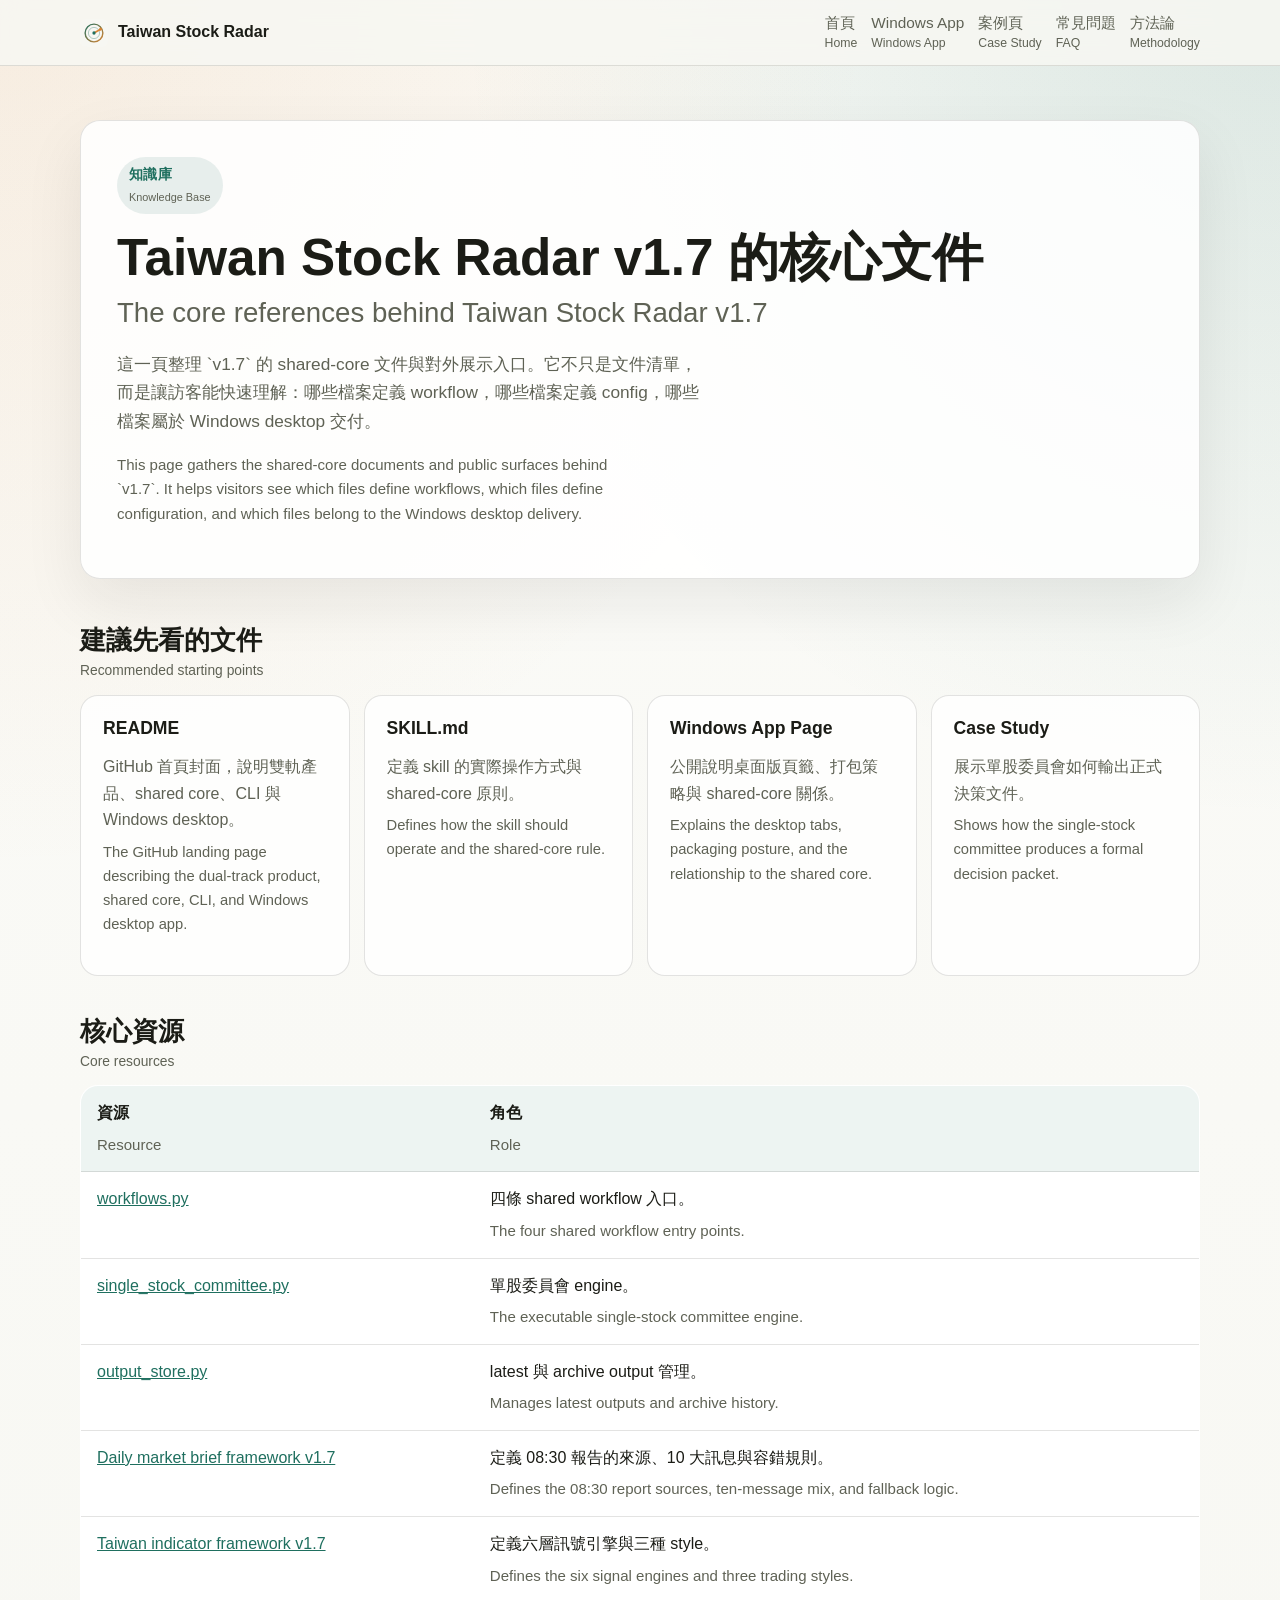
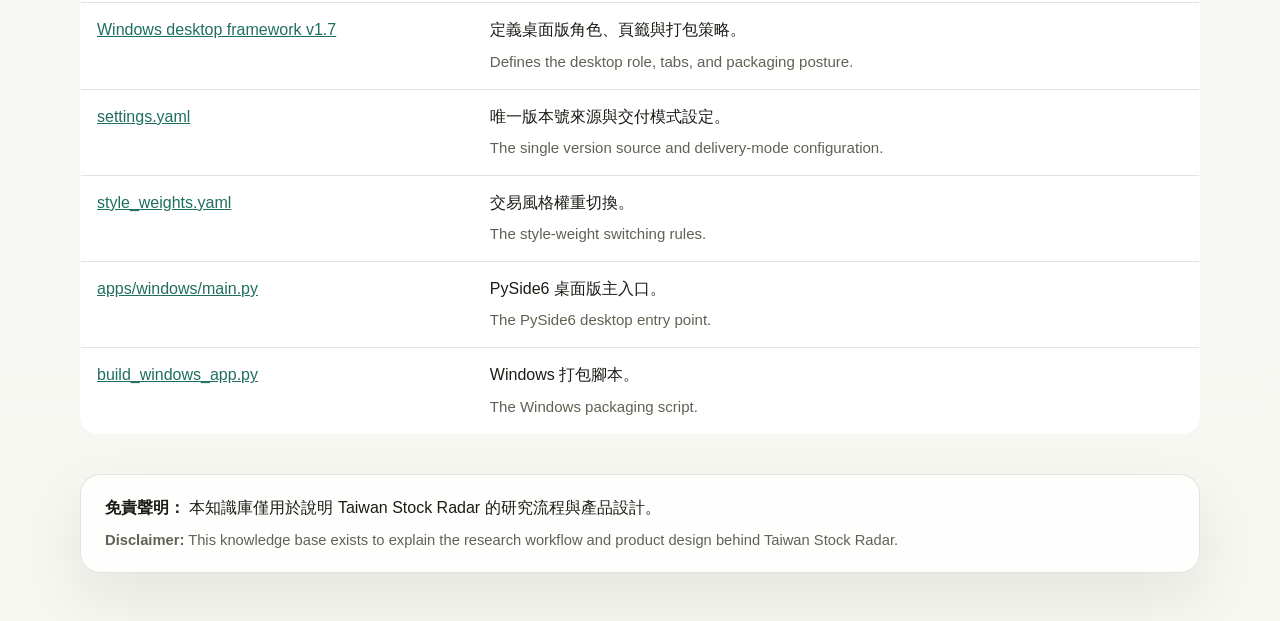
<file: docs/docs.html>
<!DOCTYPE html>
<html lang="zh-Hant">
<head>
  <meta charset="utf-8">
  <meta name="viewport" content="width=device-width, initial-scale=1">
  <title>Taiwan Stock Radar 知識庫 Knowledge Base</title>
  <meta name="description" content="Taiwan Stock Radar v1.7 知識庫，整理 shared core、daily brief、單股委員會、Windows desktop 與相關配置文件。">
  <link rel="canonical" href="https://rabbit68116-ux.github.io/taiwan-stock-radar/docs.html">
  <meta property="og:type" content="article">
  <meta property="og:title" content="Taiwan Stock Radar 知識庫 Knowledge Base">
  <meta property="og:description" content="查看 Taiwan Stock Radar v1.7 背後的 shared core、Windows desktop、daily brief、單股委員會與設定文件。">
  <meta property="og:url" content="https://rabbit68116-ux.github.io/taiwan-stock-radar/docs.html">
  <meta property="og:image" content="https://rabbit68116-ux.github.io/taiwan-stock-radar/assets/og-card.svg">
  <link rel="icon" href="assets/logo.svg" type="image/svg+xml">
  <link rel="stylesheet" href="assets/site.css">
</head>
<body>
  <header class="topbar">
    <div class="shell">
      <a class="brand" href="./">
        <img src="assets/logo.svg" alt="Taiwan Stock Radar logo">
        <span>Taiwan Stock Radar</span>
      </a>
      <nav class="nav" aria-label="Primary">
        <a href="./">首頁<span class="en-translation">Home</span></a>
        <a href="./windows-app.html">Windows App<span class="en-translation">Windows App</span></a>
        <a href="./case-study.html">案例頁<span class="en-translation">Case Study</span></a>
        <a href="./faq.html">常見問題<span class="en-translation">FAQ</span></a>
        <a href="./methodology.html">方法論<span class="en-translation">Methodology</span></a>
      </nav>
    </div>
  </header>

  <div class="shell">
    <section class="hero">
      <div class="hero-card">
        <p class="eyebrow">知識庫<span class="en-translation">Knowledge Base</span></p>
        <h1>Taiwan Stock Radar v1.7 的核心文件
          <span class="en-translation">The core references behind Taiwan Stock Radar v1.7</span>
        </h1>
        <p class="lead">這一頁整理 `v1.7` 的 shared-core 文件與對外展示入口。它不只是文件清單，而是讓訪客能快速理解：哪些檔案定義 workflow，哪些檔案定義 config，哪些檔案屬於 Windows desktop 交付。</p>
        <p class="lead en-translation">This page gathers the shared-core documents and public surfaces behind `v1.7`. It helps visitors see which files define workflows, which files define configuration, and which files belong to the Windows desktop delivery.</p>
      </div>
    </section>

    <main>
      <section>
        <h2>建議先看的文件<span class="en-translation">Recommended starting points</span></h2>
        <div class="grid">
          <article class="card"><h3>README</h3><p>GitHub 首頁封面，說明雙軌產品、shared core、CLI 與 Windows desktop。<span class="en-translation">The GitHub landing page describing the dual-track product, shared core, CLI, and Windows desktop app.</span></p></article>
          <article class="card"><h3>SKILL.md</h3><p>定義 skill 的實際操作方式與 shared-core 原則。<span class="en-translation">Defines how the skill should operate and the shared-core rule.</span></p></article>
          <article class="card"><h3>Windows App Page</h3><p>公開說明桌面版頁籤、打包策略與 shared-core 關係。<span class="en-translation">Explains the desktop tabs, packaging posture, and the relationship to the shared core.</span></p></article>
          <article class="card"><h3>Case Study</h3><p>展示單股委員會如何輸出正式決策文件。<span class="en-translation">Shows how the single-stock committee produces a formal decision packet.</span></p></article>
        </div>
      </section>

      <section>
        <h2>核心資源<span class="en-translation">Core resources</span></h2>
        <table>
          <thead>
            <tr>
              <th>資源<span class="en-translation">Resource</span></th>
              <th>角色<span class="en-translation">Role</span></th>
            </tr>
          </thead>
          <tbody>
            <tr><td><a href="https://github.com/rabbit68116-ux/taiwan-stock-radar/blob/main/src/taiwan_stock_radar/workflows.py">workflows.py</a></td><td>四條 shared workflow 入口。<span class="en-translation">The four shared workflow entry points.</span></td></tr>
            <tr><td><a href="https://github.com/rabbit68116-ux/taiwan-stock-radar/blob/main/src/taiwan_stock_radar/single_stock_committee.py">single_stock_committee.py</a></td><td>單股委員會 engine。<span class="en-translation">The executable single-stock committee engine.</span></td></tr>
            <tr><td><a href="https://github.com/rabbit68116-ux/taiwan-stock-radar/blob/main/src/taiwan_stock_radar/output_store.py">output_store.py</a></td><td>latest 與 archive output 管理。<span class="en-translation">Manages latest outputs and archive history.</span></td></tr>
            <tr><td><a href="https://github.com/rabbit68116-ux/taiwan-stock-radar/blob/main/references/daily-market-brief-framework-v1.7.md">Daily market brief framework v1.7</a></td><td>定義 08:30 報告的來源、10 大訊息與容錯規則。<span class="en-translation">Defines the 08:30 report sources, ten-message mix, and fallback logic.</span></td></tr>
            <tr><td><a href="https://github.com/rabbit68116-ux/taiwan-stock-radar/blob/main/references/taiwan-indicator-framework-v1.7.md">Taiwan indicator framework v1.7</a></td><td>定義六層訊號引擎與三種 style。<span class="en-translation">Defines the six signal engines and three trading styles.</span></td></tr>
            <tr><td><a href="https://github.com/rabbit68116-ux/taiwan-stock-radar/blob/main/references/windows-desktop-framework-v1.7.md">Windows desktop framework v1.7</a></td><td>定義桌面版角色、頁籤與打包策略。<span class="en-translation">Defines the desktop role, tabs, and packaging posture.</span></td></tr>
            <tr><td><a href="https://github.com/rabbit68116-ux/taiwan-stock-radar/blob/main/config/settings.yaml">settings.yaml</a></td><td>唯一版本號來源與交付模式設定。<span class="en-translation">The single version source and delivery-mode configuration.</span></td></tr>
            <tr><td><a href="https://github.com/rabbit68116-ux/taiwan-stock-radar/blob/main/config/style_weights.yaml">style_weights.yaml</a></td><td>交易風格權重切換。<span class="en-translation">The style-weight switching rules.</span></td></tr>
            <tr><td><a href="https://github.com/rabbit68116-ux/taiwan-stock-radar/blob/main/apps/windows/main.py">apps/windows/main.py</a></td><td>PySide6 桌面版主入口。<span class="en-translation">The PySide6 desktop entry point.</span></td></tr>
            <tr><td><a href="https://github.com/rabbit68116-ux/taiwan-stock-radar/blob/main/scripts/build_windows_app.py">build_windows_app.py</a></td><td>Windows 打包腳本。<span class="en-translation">The Windows packaging script.</span></td></tr>
          </tbody>
        </table>
      </section>
    </main>

    <footer class="footer">
      <div class="footer-card">
        <p><strong>免責聲明：</strong> 本知識庫僅用於說明 Taiwan Stock Radar 的研究流程與產品設計。<span class="en-translation"><strong>Disclaimer:</strong> This knowledge base exists to explain the research workflow and product design behind Taiwan Stock Radar.</span></p>
      </div>
    </footer>
  </div>
</body>
</html>
</file>
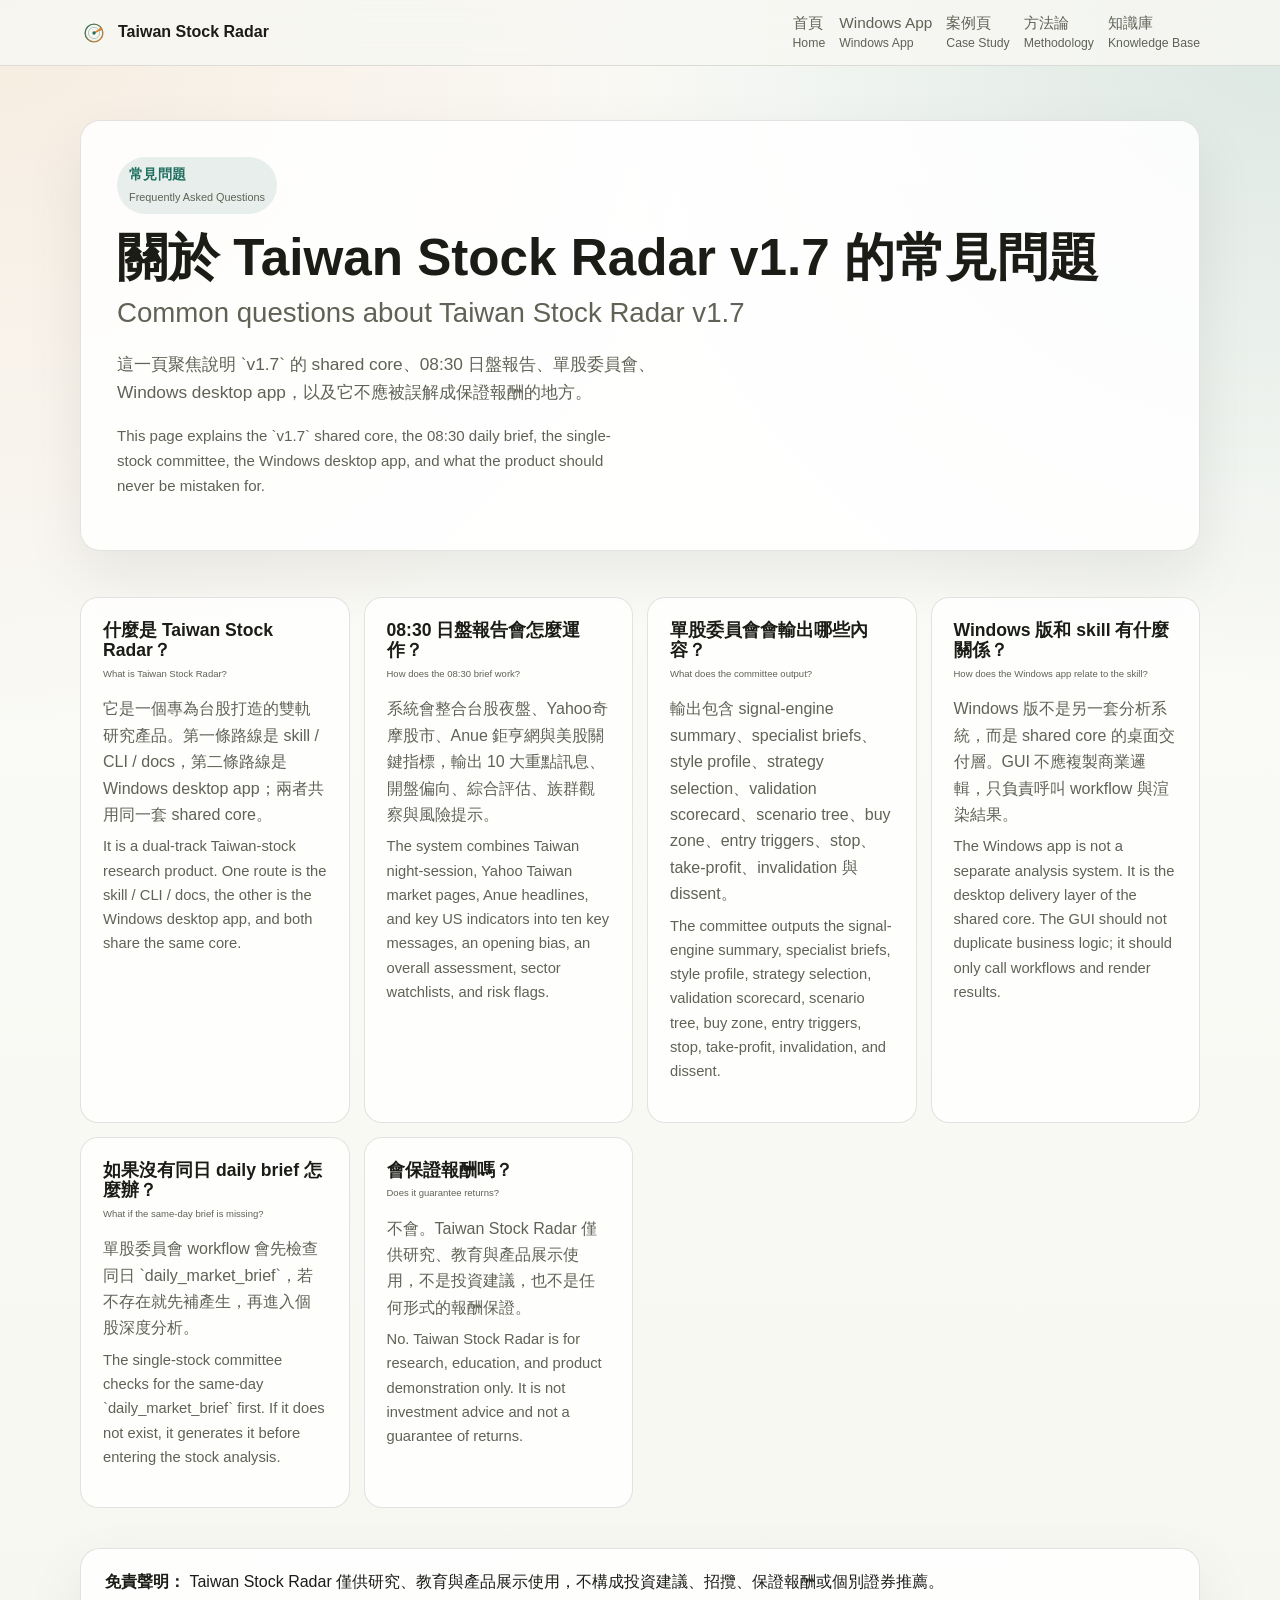
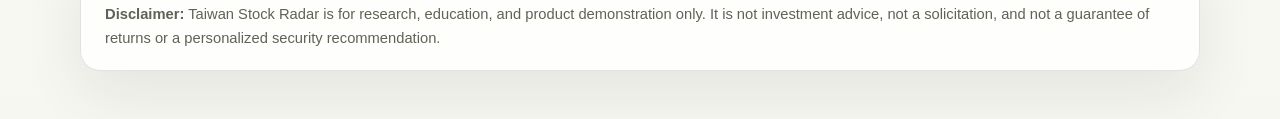
<file: docs/faq.html>
<!DOCTYPE html>
<html lang="zh-Hant">
<head>
  <meta charset="utf-8">
  <meta name="viewport" content="width=device-width, initial-scale=1">
  <title>Taiwan Stock Radar 常見問題 FAQ</title>
  <meta name="description" content="Taiwan Stock Radar v1.7 常見問題，說明 dual-track 產品、08:30 日盤報告、單股委員會與 Windows desktop app 如何協作。">
  <link rel="canonical" href="https://rabbit68116-ux.github.io/taiwan-stock-radar/faq.html">
  <meta property="og:type" content="article">
  <meta property="og:title" content="Taiwan Stock Radar 常見問題 FAQ">
  <meta property="og:description" content="了解 Taiwan Stock Radar v1.7 如何以 shared core 同步服務 08:30 報告、單股委員會與 Windows desktop。">
  <meta property="og:url" content="https://rabbit68116-ux.github.io/taiwan-stock-radar/faq.html">
  <meta property="og:image" content="https://rabbit68116-ux.github.io/taiwan-stock-radar/assets/og-card.svg">
  <link rel="icon" href="assets/logo.svg" type="image/svg+xml">
  <link rel="stylesheet" href="assets/site.css">
</head>
<body>
  <header class="topbar">
    <div class="shell">
      <a class="brand" href="./">
        <img src="assets/logo.svg" alt="Taiwan Stock Radar logo">
        <span>Taiwan Stock Radar</span>
      </a>
      <nav class="nav" aria-label="Primary">
        <a href="./">首頁<span class="en-translation">Home</span></a>
        <a href="./windows-app.html">Windows App<span class="en-translation">Windows App</span></a>
        <a href="./case-study.html">案例頁<span class="en-translation">Case Study</span></a>
        <a href="./methodology.html">方法論<span class="en-translation">Methodology</span></a>
        <a href="./docs.html">知識庫<span class="en-translation">Knowledge Base</span></a>
      </nav>
    </div>
  </header>

  <div class="shell">
    <section class="hero">
      <div class="hero-card">
        <p class="eyebrow">常見問題<span class="en-translation">Frequently Asked Questions</span></p>
        <h1>關於 Taiwan Stock Radar v1.7 的常見問題
          <span class="en-translation">Common questions about Taiwan Stock Radar v1.7</span>
        </h1>
        <p class="lead">這一頁聚焦說明 `v1.7` 的 shared core、08:30 日盤報告、單股委員會、Windows desktop app，以及它不應被誤解成保證報酬的地方。</p>
        <p class="lead en-translation">This page explains the `v1.7` shared core, the 08:30 daily brief, the single-stock committee, the Windows desktop app, and what the product should never be mistaken for.</p>
      </div>
    </section>

    <main>
      <section>
        <div class="grid">
          <article class="card"><h2>什麼是 Taiwan Stock Radar？<span class="en-translation">What is Taiwan Stock Radar?</span></h2><p>它是一個專為台股打造的雙軌研究產品。第一條路線是 skill / CLI / docs，第二條路線是 Windows desktop app；兩者共用同一套 shared core。<span class="en-translation">It is a dual-track Taiwan-stock research product. One route is the skill / CLI / docs, the other is the Windows desktop app, and both share the same core.</span></p></article>
          <article class="card"><h2>08:30 日盤報告會怎麼運作？<span class="en-translation">How does the 08:30 brief work?</span></h2><p>系統會整合台股夜盤、Yahoo奇摩股市、Anue 鉅亨網與美股關鍵指標，輸出 10 大重點訊息、開盤偏向、綜合評估、族群觀察與風險提示。<span class="en-translation">The system combines Taiwan night-session, Yahoo Taiwan market pages, Anue headlines, and key US indicators into ten key messages, an opening bias, an overall assessment, sector watchlists, and risk flags.</span></p></article>
          <article class="card"><h2>單股委員會會輸出哪些內容？<span class="en-translation">What does the committee output?</span></h2><p>輸出包含 signal-engine summary、specialist briefs、style profile、strategy selection、validation scorecard、scenario tree、buy zone、entry triggers、stop、take-profit、invalidation 與 dissent。<span class="en-translation">The committee outputs the signal-engine summary, specialist briefs, style profile, strategy selection, validation scorecard, scenario tree, buy zone, entry triggers, stop, take-profit, invalidation, and dissent.</span></p></article>
          <article class="card"><h2>Windows 版和 skill 有什麼關係？<span class="en-translation">How does the Windows app relate to the skill?</span></h2><p>Windows 版不是另一套分析系統，而是 shared core 的桌面交付層。GUI 不應複製商業邏輯，只負責呼叫 workflow 與渲染結果。<span class="en-translation">The Windows app is not a separate analysis system. It is the desktop delivery layer of the shared core. The GUI should not duplicate business logic; it should only call workflows and render results.</span></p></article>
          <article class="card"><h2>如果沒有同日 daily brief 怎麼辦？<span class="en-translation">What if the same-day brief is missing?</span></h2><p>單股委員會 workflow 會先檢查同日 `daily_market_brief`，若不存在就先補產生，再進入個股深度分析。<span class="en-translation">The single-stock committee checks for the same-day `daily_market_brief` first. If it does not exist, it generates it before entering the stock analysis.</span></p></article>
          <article class="card"><h2>會保證報酬嗎？<span class="en-translation">Does it guarantee returns?</span></h2><p>不會。Taiwan Stock Radar 僅供研究、教育與產品展示使用，不是投資建議，也不是任何形式的報酬保證。<span class="en-translation">No. Taiwan Stock Radar is for research, education, and product demonstration only. It is not investment advice and not a guarantee of returns.</span></p></article>
        </div>
      </section>
    </main>

    <footer class="footer">
      <div class="footer-card">
        <p><strong>免責聲明：</strong> Taiwan Stock Radar 僅供研究、教育與產品展示使用，不構成投資建議、招攬、保證報酬或個別證券推薦。<span class="en-translation"><strong>Disclaimer:</strong> Taiwan Stock Radar is for research, education, and product demonstration only. It is not investment advice, not a solicitation, and not a guarantee of returns or a personalized security recommendation.</span></p>
      </div>
    </footer>
  </div>
</body>
</html>
</file>
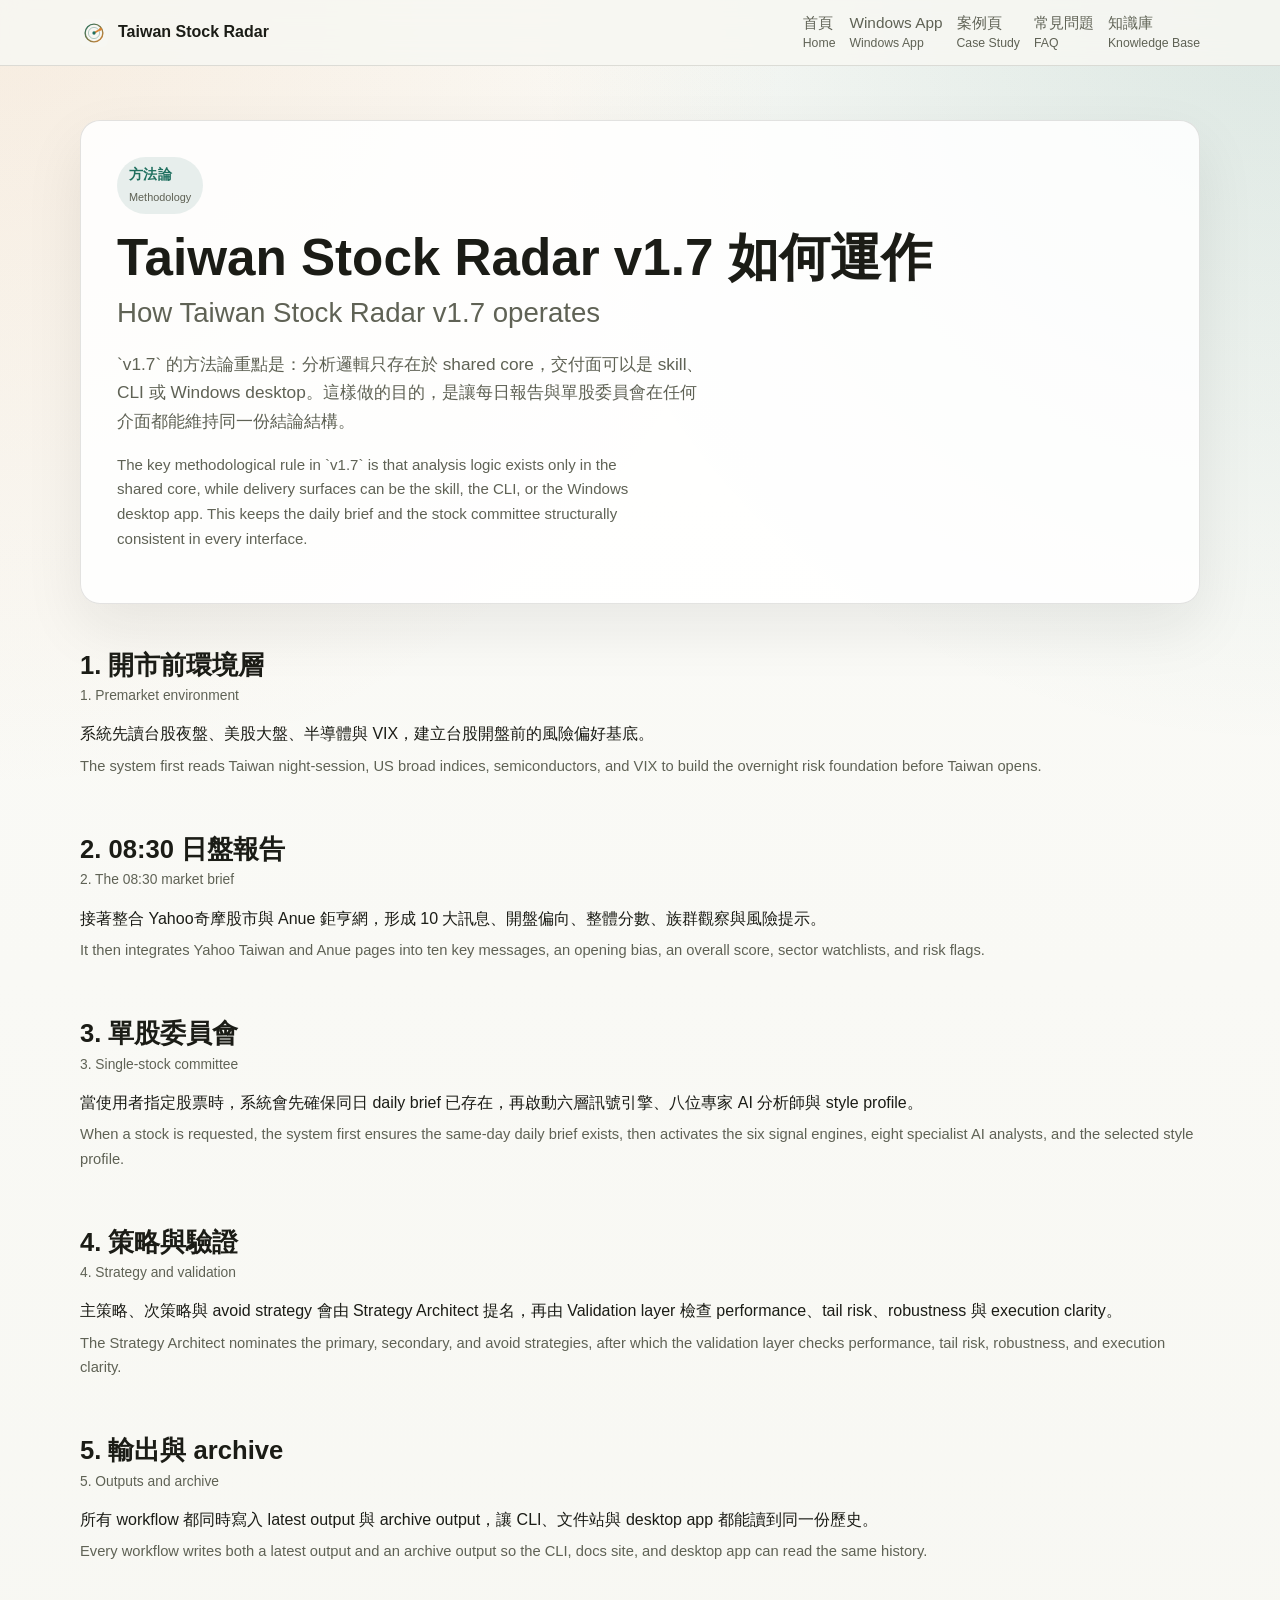
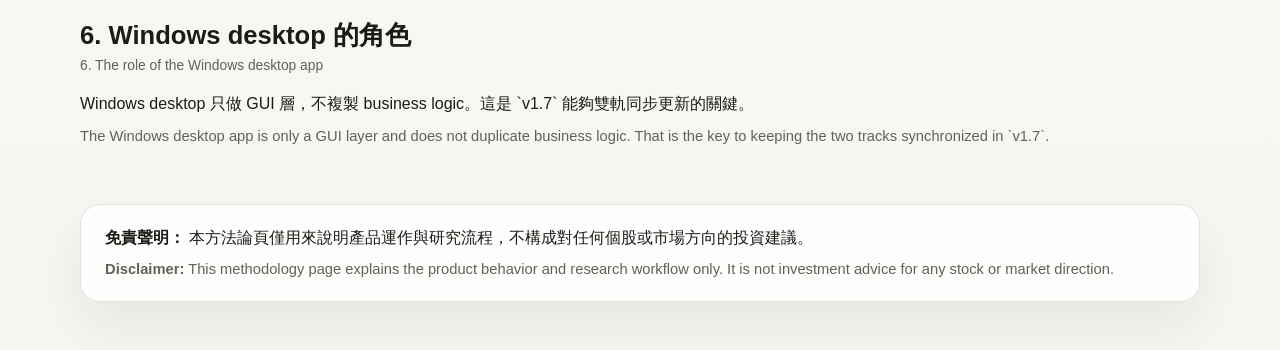
<file: docs/methodology.html>
<!DOCTYPE html>
<html lang="zh-Hant">
<head>
  <meta charset="utf-8">
  <meta name="viewport" content="width=device-width, initial-scale=1">
  <title>Taiwan Stock Radar 方法論 Methodology</title>
  <meta name="description" content="Taiwan Stock Radar v1.7 方法論頁，說明 shared core 如何依序執行 08:30 日盤報告、單股委員會、archive 輸出與 Windows desktop 呈現。">
  <link rel="canonical" href="https://rabbit68116-ux.github.io/taiwan-stock-radar/methodology.html">
  <meta property="og:type" content="article">
  <meta property="og:title" content="Taiwan Stock Radar 方法論 Methodology">
  <meta property="og:description" content="了解 Taiwan Stock Radar v1.7 如何用 shared core 連接 08:30 報告、單股委員會與 Windows desktop。">
  <meta property="og:url" content="https://rabbit68116-ux.github.io/taiwan-stock-radar/methodology.html">
  <meta property="og:image" content="https://rabbit68116-ux.github.io/taiwan-stock-radar/assets/og-card.svg">
  <link rel="icon" href="assets/logo.svg" type="image/svg+xml">
  <link rel="stylesheet" href="assets/site.css">
</head>
<body>
  <header class="topbar">
    <div class="shell">
      <a class="brand" href="./">
        <img src="assets/logo.svg" alt="Taiwan Stock Radar logo">
        <span>Taiwan Stock Radar</span>
      </a>
      <nav class="nav" aria-label="Primary">
        <a href="./">首頁<span class="en-translation">Home</span></a>
        <a href="./windows-app.html">Windows App<span class="en-translation">Windows App</span></a>
        <a href="./case-study.html">案例頁<span class="en-translation">Case Study</span></a>
        <a href="./faq.html">常見問題<span class="en-translation">FAQ</span></a>
        <a href="./docs.html">知識庫<span class="en-translation">Knowledge Base</span></a>
      </nav>
    </div>
  </header>

  <div class="shell">
    <section class="hero">
      <div class="hero-card">
        <p class="eyebrow">方法論<span class="en-translation">Methodology</span></p>
        <h1>Taiwan Stock Radar v1.7 如何運作
          <span class="en-translation">How Taiwan Stock Radar v1.7 operates</span>
        </h1>
        <p class="lead">`v1.7` 的方法論重點是：分析邏輯只存在於 shared core，交付面可以是 skill、CLI 或 Windows desktop。這樣做的目的，是讓每日報告與單股委員會在任何介面都能維持同一份結論結構。</p>
        <p class="lead en-translation">The key methodological rule in `v1.7` is that analysis logic exists only in the shared core, while delivery surfaces can be the skill, the CLI, or the Windows desktop app. This keeps the daily brief and the stock committee structurally consistent in every interface.</p>
      </div>
    </section>

    <main>
      <section><h2>1. 開市前環境層<span class="en-translation">1. Premarket environment</span></h2><p>系統先讀台股夜盤、美股大盤、半導體與 VIX，建立台股開盤前的風險偏好基底。<span class="en-translation">The system first reads Taiwan night-session, US broad indices, semiconductors, and VIX to build the overnight risk foundation before Taiwan opens.</span></p></section>
      <section><h2>2. 08:30 日盤報告<span class="en-translation">2. The 08:30 market brief</span></h2><p>接著整合 Yahoo奇摩股市與 Anue 鉅亨網，形成 10 大訊息、開盤偏向、整體分數、族群觀察與風險提示。<span class="en-translation">It then integrates Yahoo Taiwan and Anue pages into ten key messages, an opening bias, an overall score, sector watchlists, and risk flags.</span></p></section>
      <section><h2>3. 單股委員會<span class="en-translation">3. Single-stock committee</span></h2><p>當使用者指定股票時，系統會先確保同日 daily brief 已存在，再啟動六層訊號引擎、八位專家 AI 分析師與 style profile。<span class="en-translation">When a stock is requested, the system first ensures the same-day daily brief exists, then activates the six signal engines, eight specialist AI analysts, and the selected style profile.</span></p></section>
      <section><h2>4. 策略與驗證<span class="en-translation">4. Strategy and validation</span></h2><p>主策略、次策略與 avoid strategy 會由 Strategy Architect 提名，再由 Validation layer 檢查 performance、tail risk、robustness 與 execution clarity。<span class="en-translation">The Strategy Architect nominates the primary, secondary, and avoid strategies, after which the validation layer checks performance, tail risk, robustness, and execution clarity.</span></p></section>
      <section><h2>5. 輸出與 archive<span class="en-translation">5. Outputs and archive</span></h2><p>所有 workflow 都同時寫入 latest output 與 archive output，讓 CLI、文件站與 desktop app 都能讀到同一份歷史。<span class="en-translation">Every workflow writes both a latest output and an archive output so the CLI, docs site, and desktop app can read the same history.</span></p></section>
      <section><h2>6. Windows desktop 的角色<span class="en-translation">6. The role of the Windows desktop app</span></h2><p>Windows desktop 只做 GUI 層，不複製 business logic。這是 `v1.7` 能夠雙軌同步更新的關鍵。<span class="en-translation">The Windows desktop app is only a GUI layer and does not duplicate business logic. That is the key to keeping the two tracks synchronized in `v1.7`.</span></p></section>
    </main>

    <footer class="footer">
      <div class="footer-card">
        <p><strong>免責聲明：</strong> 本方法論頁僅用來說明產品運作與研究流程，不構成對任何個股或市場方向的投資建議。<span class="en-translation"><strong>Disclaimer:</strong> This methodology page explains the product behavior and research workflow only. It is not investment advice for any stock or market direction.</span></p>
      </div>
    </footer>
  </div>
</body>
</html>
</file>
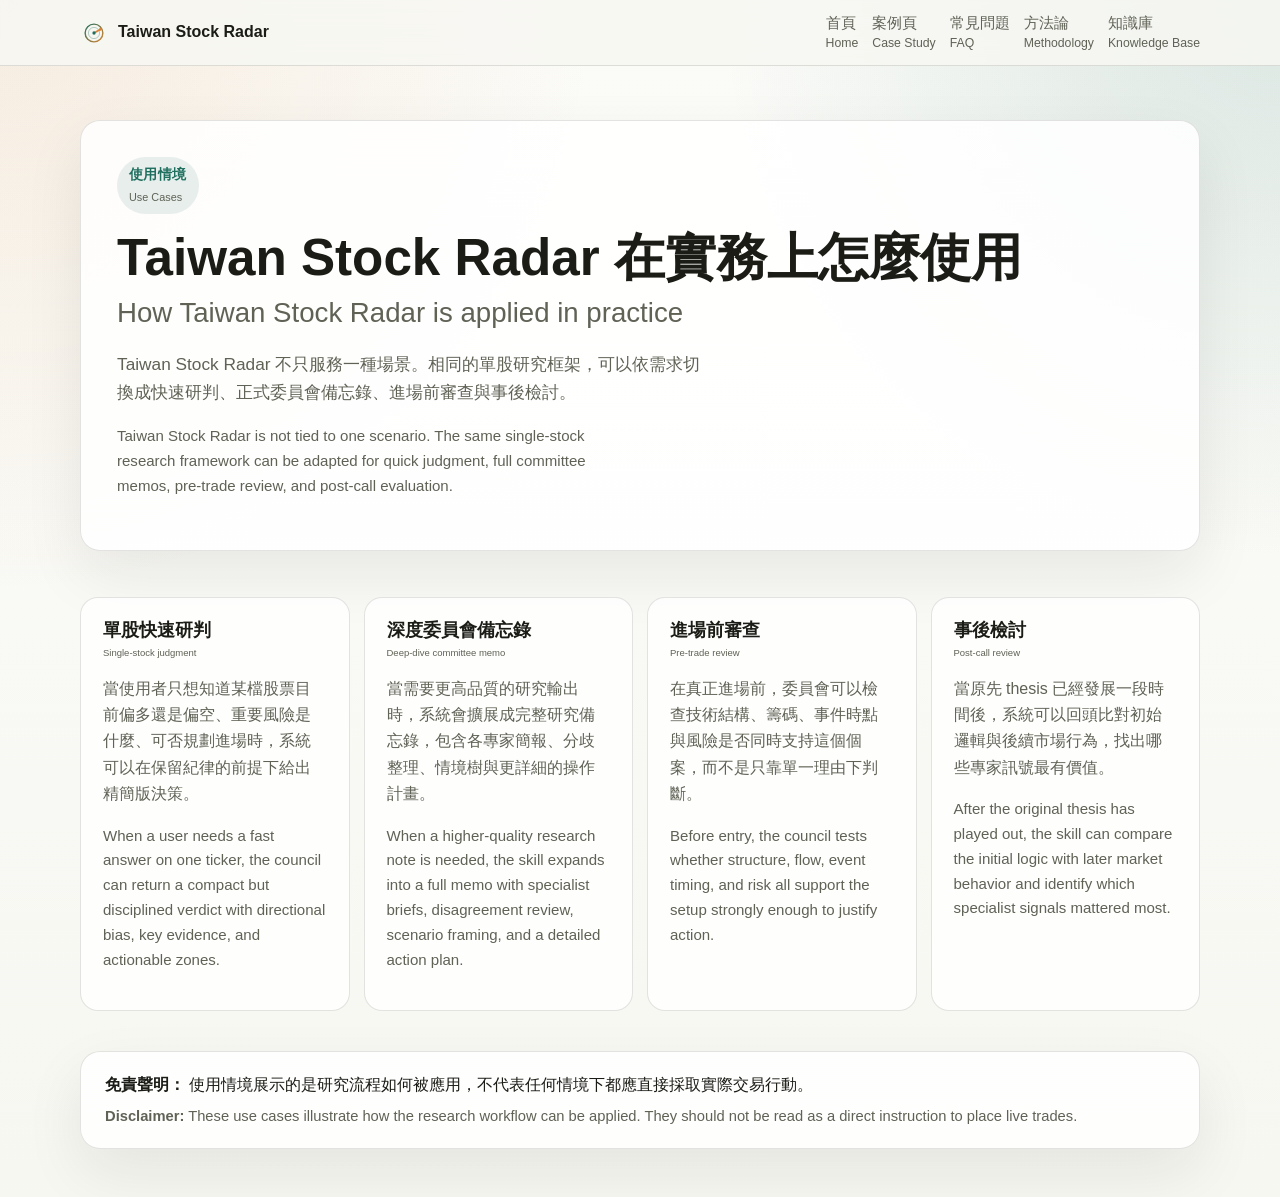
<file: docs/use-cases.html>
<!DOCTYPE html>
<html lang="zh-Hant">
<head>
  <meta charset="utf-8">
  <meta name="viewport" content="width=device-width, initial-scale=1">
  <title>Taiwan Stock Radar 使用情境 Use Cases</title>
  <meta name="description" content="Taiwan Stock Radar 使用情境頁，說明這個台股單股多 Agent 研究 skill 在實務上可以支援哪些分析任務，並附英文翻譯。">
  <link rel="canonical" href="https://rabbit68116-ux.github.io/taiwan-stock-radar/use-cases.html">
  <meta property="og:type" content="article">
  <meta property="og:title" content="Taiwan Stock Radar 使用情境 Use Cases">
  <meta property="og:description" content="了解 Taiwan Stock Radar 如何支援單股研判、深度研究、進場前審查與事後檢討。">
  <meta property="og:url" content="https://rabbit68116-ux.github.io/taiwan-stock-radar/use-cases.html">
  <meta property="og:image" content="https://rabbit68116-ux.github.io/taiwan-stock-radar/assets/og-card.svg">
  <link rel="icon" href="assets/logo.svg" type="image/svg+xml">
  <link rel="stylesheet" href="assets/site.css">
</head>
<body>
  <header class="topbar">
    <div class="shell">
      <a class="brand" href="./">
        <img src="assets/logo.svg" alt="Taiwan Stock Radar logo">
        <span>Taiwan Stock Radar</span>
      </a>
      <nav class="nav" aria-label="Primary">
        <a href="./">
          首頁
          <span class="en-translation">Home</span>
        </a>
        <a href="./case-study.html">
          案例頁
          <span class="en-translation">Case Study</span>
        </a>
        <a href="./faq.html">
          常見問題
          <span class="en-translation">FAQ</span>
        </a>
        <a href="./methodology.html">
          方法論
          <span class="en-translation">Methodology</span>
        </a>
        <a href="./docs.html">
          知識庫
          <span class="en-translation">Knowledge Base</span>
        </a>
      </nav>
    </div>
  </header>

  <div class="shell">
    <section class="hero">
      <div class="hero-card">
        <p class="eyebrow">使用情境<span class="en-translation">Use Cases</span></p>
        <h1>Taiwan Stock Radar 在實務上怎麼使用
          <span class="en-translation">How Taiwan Stock Radar is applied in practice</span>
        </h1>
        <p class="lead">Taiwan Stock Radar 不只服務一種場景。相同的單股研究框架，可以依需求切換成快速研判、正式委員會備忘錄、進場前審查與事後檢討。</p>
        <p class="lead en-translation">Taiwan Stock Radar is not tied to one scenario. The same single-stock research framework can be adapted for quick judgment, full committee memos, pre-trade review, and post-call evaluation.</p>
      </div>
    </section>

    <main>
      <section>
        <div class="grid">
          <article class="card">
            <h2>單股快速研判
              <span class="en-translation">Single-stock judgment</span>
            </h2>
            <p>當使用者只想知道某檔股票目前偏多還是偏空、重要風險是什麼、可否規劃進場時，系統可以在保留紀律的前提下給出精簡版決策。</p>
            <p class="en-translation">When a user needs a fast answer on one ticker, the council can return a compact but disciplined verdict with directional bias, key evidence, and actionable zones.</p>
          </article>
          <article class="card">
            <h2>深度委員會備忘錄
              <span class="en-translation">Deep-dive committee memo</span>
            </h2>
            <p>當需要更高品質的研究輸出時，系統會擴展成完整研究備忘錄，包含各專家簡報、分歧整理、情境樹與更詳細的操作計畫。</p>
            <p class="en-translation">When a higher-quality research note is needed, the skill expands into a full memo with specialist briefs, disagreement review, scenario framing, and a detailed action plan.</p>
          </article>
          <article class="card">
            <h2>進場前審查
              <span class="en-translation">Pre-trade review</span>
            </h2>
            <p>在真正進場前，委員會可以檢查技術結構、籌碼、事件時點與風險是否同時支持這個個案，而不是只靠單一理由下判斷。</p>
            <p class="en-translation">Before entry, the council tests whether structure, flow, event timing, and risk all support the setup strongly enough to justify action.</p>
          </article>
          <article class="card">
            <h2>事後檢討
              <span class="en-translation">Post-call review</span>
            </h2>
            <p>當原先 thesis 已經發展一段時間後，系統可以回頭比對初始邏輯與後續市場行為，找出哪些專家訊號最有價值。</p>
            <p class="en-translation">After the original thesis has played out, the skill can compare the initial logic with later market behavior and identify which specialist signals mattered most.</p>
          </article>
        </div>
      </section>
    </main>

    <footer class="footer">
      <div class="footer-card">
        <p><strong>免責聲明：</strong> 使用情境展示的是研究流程如何被應用，不代表任何情境下都應直接採取實際交易行動。<span class="en-translation"><strong>Disclaimer:</strong> These use cases illustrate how the research workflow can be applied. They should not be read as a direct instruction to place live trades.</span></p>
      </div>
    </footer>
  </div>
</body>
</html>
</file>
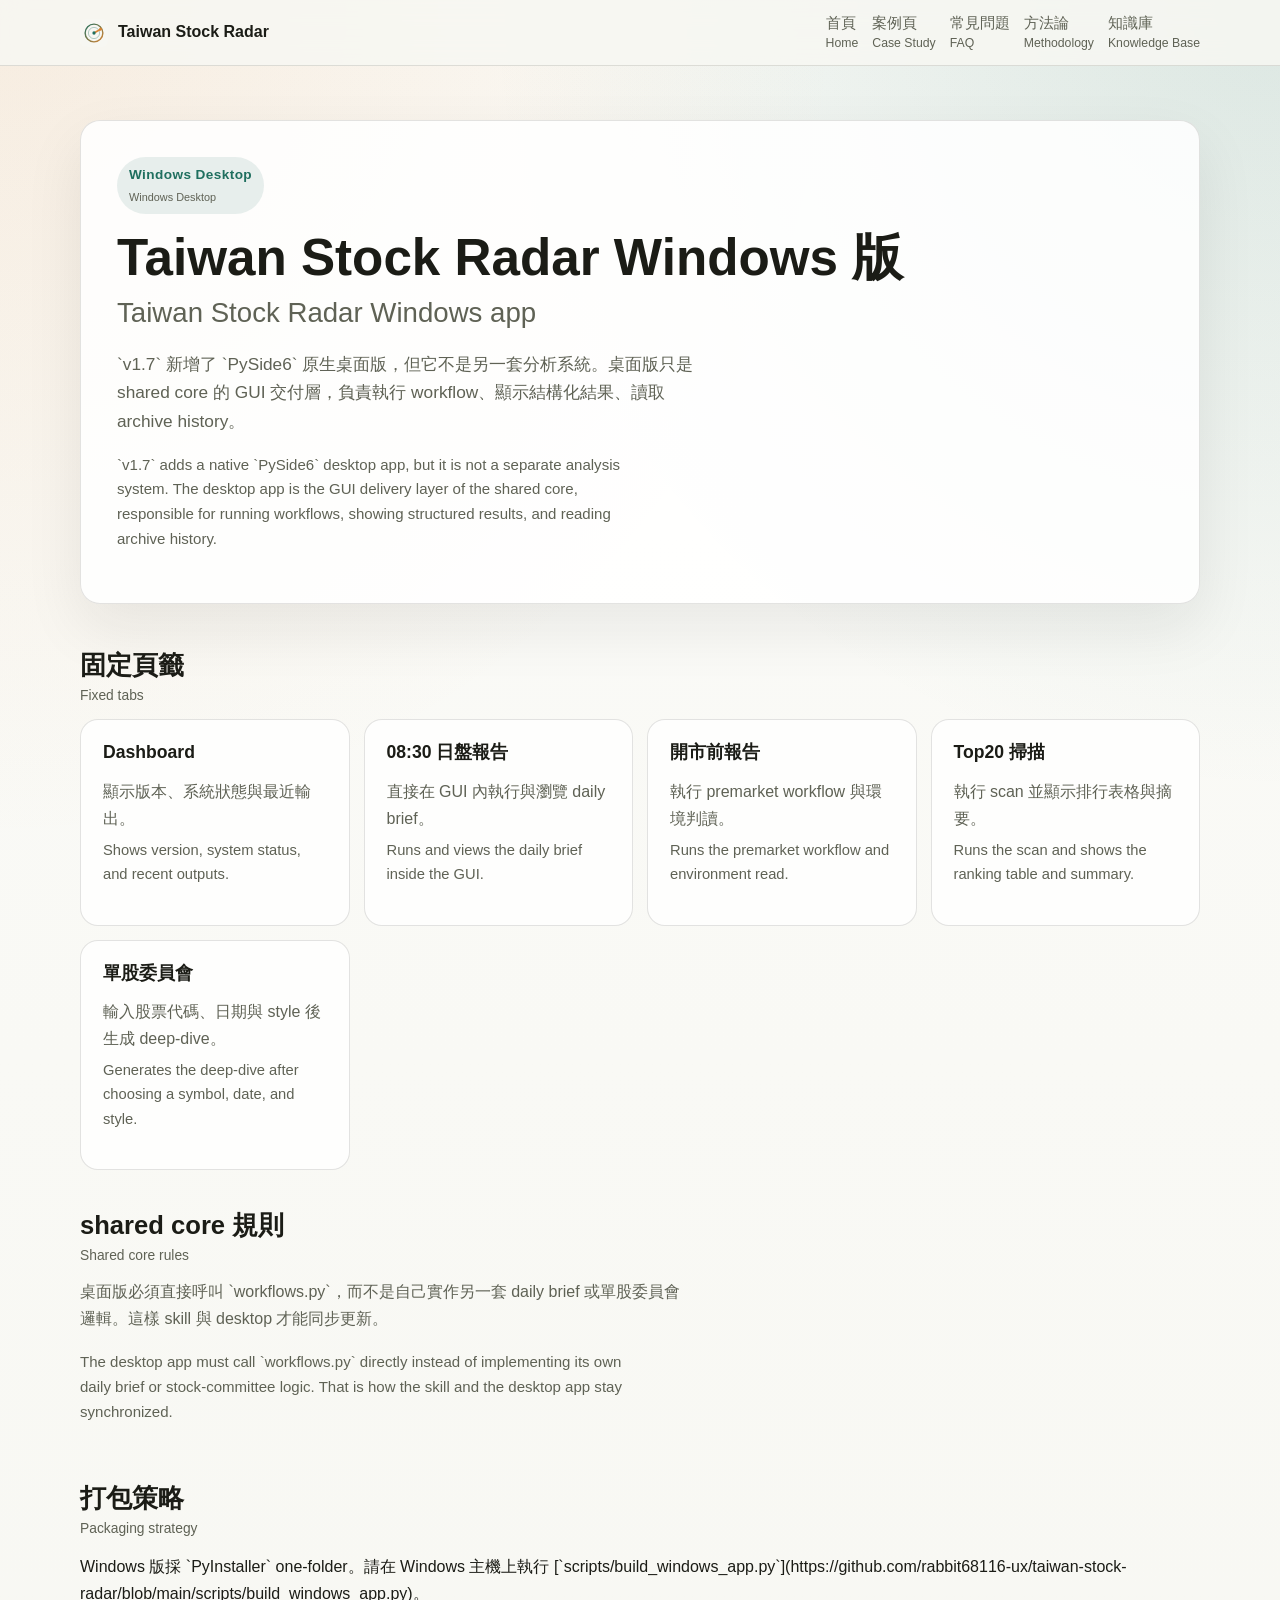
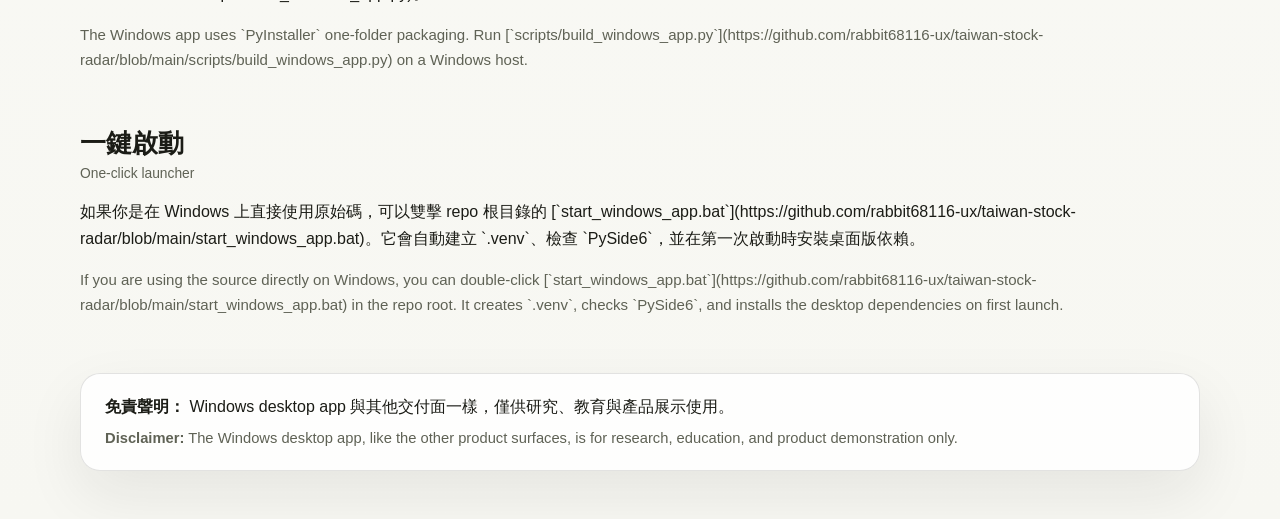
<file: docs/windows-app.html>
<!DOCTYPE html>
<html lang="zh-Hant">
<head>
  <meta charset="utf-8">
  <meta name="viewport" content="width=device-width, initial-scale=1">
  <title>Taiwan Stock Radar Windows App</title>
  <meta name="description" content="Taiwan Stock Radar v1.7 Windows desktop app 說明頁，整理 GUI 頁籤、shared core 關係、輸出與打包策略。">
  <link rel="canonical" href="https://rabbit68116-ux.github.io/taiwan-stock-radar/windows-app.html">
  <meta property="og:type" content="article">
  <meta property="og:title" content="Taiwan Stock Radar Windows App">
  <meta property="og:description" content="了解 Taiwan Stock Radar v1.7 如何把 shared core 帶進 PySide6 Windows desktop app。">
  <meta property="og:url" content="https://rabbit68116-ux.github.io/taiwan-stock-radar/windows-app.html">
  <meta property="og:image" content="https://rabbit68116-ux.github.io/taiwan-stock-radar/assets/og-card.svg">
  <link rel="icon" href="assets/logo.svg" type="image/svg+xml">
  <link rel="stylesheet" href="assets/site.css">
</head>
<body>
  <header class="topbar">
    <div class="shell">
      <a class="brand" href="./">
        <img src="assets/logo.svg" alt="Taiwan Stock Radar logo">
        <span>Taiwan Stock Radar</span>
      </a>
      <nav class="nav" aria-label="Primary">
        <a href="./">首頁<span class="en-translation">Home</span></a>
        <a href="./case-study.html">案例頁<span class="en-translation">Case Study</span></a>
        <a href="./faq.html">常見問題<span class="en-translation">FAQ</span></a>
        <a href="./methodology.html">方法論<span class="en-translation">Methodology</span></a>
        <a href="./docs.html">知識庫<span class="en-translation">Knowledge Base</span></a>
      </nav>
    </div>
  </header>

  <div class="shell">
    <section class="hero">
      <div class="hero-card">
        <p class="eyebrow">Windows Desktop<span class="en-translation">Windows Desktop</span></p>
        <h1>Taiwan Stock Radar Windows 版
          <span class="en-translation">Taiwan Stock Radar Windows app</span>
        </h1>
        <p class="lead">`v1.7` 新增了 `PySide6` 原生桌面版，但它不是另一套分析系統。桌面版只是 shared core 的 GUI 交付層，負責執行 workflow、顯示結構化結果、讀取 archive history。</p>
        <p class="lead en-translation">`v1.7` adds a native `PySide6` desktop app, but it is not a separate analysis system. The desktop app is the GUI delivery layer of the shared core, responsible for running workflows, showing structured results, and reading archive history.</p>
      </div>
    </section>

    <main>
      <section>
        <h2>固定頁籤<span class="en-translation">Fixed tabs</span></h2>
        <div class="grid">
          <article class="card"><h3>Dashboard</h3><p>顯示版本、系統狀態與最近輸出。<span class="en-translation">Shows version, system status, and recent outputs.</span></p></article>
          <article class="card"><h3>08:30 日盤報告</h3><p>直接在 GUI 內執行與瀏覽 daily brief。<span class="en-translation">Runs and views the daily brief inside the GUI.</span></p></article>
          <article class="card"><h3>開市前報告</h3><p>執行 premarket workflow 與環境判讀。<span class="en-translation">Runs the premarket workflow and environment read.</span></p></article>
          <article class="card"><h3>Top20 掃描</h3><p>執行 scan 並顯示排行表格與摘要。<span class="en-translation">Runs the scan and shows the ranking table and summary.</span></p></article>
          <article class="card"><h3>單股委員會</h3><p>輸入股票代碼、日期與 style 後生成 deep-dive。<span class="en-translation">Generates the deep-dive after choosing a symbol, date, and style.</span></p></article>
        </div>
      </section>

      <section>
        <h2>shared core 規則<span class="en-translation">Shared core rules</span></h2>
        <p class="section-intro">桌面版必須直接呼叫 `workflows.py`，而不是自己實作另一套 daily brief 或單股委員會邏輯。這樣 skill 與 desktop 才能同步更新。</p>
        <p class="section-intro en-translation">The desktop app must call `workflows.py` directly instead of implementing its own daily brief or stock-committee logic. That is how the skill and the desktop app stay synchronized.</p>
      </section>

      <section>
        <h2>打包策略<span class="en-translation">Packaging strategy</span></h2>
        <p>Windows 版採 `PyInstaller` one-folder。請在 Windows 主機上執行 [`scripts/build_windows_app.py`](https://github.com/rabbit68116-ux/taiwan-stock-radar/blob/main/scripts/build_windows_app.py)。</p>
        <p class="en-translation">The Windows app uses `PyInstaller` one-folder packaging. Run [`scripts/build_windows_app.py`](https://github.com/rabbit68116-ux/taiwan-stock-radar/blob/main/scripts/build_windows_app.py) on a Windows host.</p>
      </section>

      <section>
        <h2>一鍵啟動<span class="en-translation">One-click launcher</span></h2>
        <p>如果你是在 Windows 上直接使用原始碼，可以雙擊 repo 根目錄的 [`start_windows_app.bat`](https://github.com/rabbit68116-ux/taiwan-stock-radar/blob/main/start_windows_app.bat)。它會自動建立 `.venv`、檢查 `PySide6`，並在第一次啟動時安裝桌面版依賴。</p>
        <p class="en-translation">If you are using the source directly on Windows, you can double-click [`start_windows_app.bat`](https://github.com/rabbit68116-ux/taiwan-stock-radar/blob/main/start_windows_app.bat) in the repo root. It creates `.venv`, checks `PySide6`, and installs the desktop dependencies on first launch.</p>
      </section>
    </main>

    <footer class="footer">
      <div class="footer-card">
        <p><strong>免責聲明：</strong> Windows desktop app 與其他交付面一樣，僅供研究、教育與產品展示使用。<span class="en-translation"><strong>Disclaimer:</strong> The Windows desktop app, like the other product surfaces, is for research, education, and product demonstration only.</span></p>
      </div>
    </footer>
  </div>
</body>
</html>
</file>
<file: docs/assets/site.css>
:root {
  color-scheme: light;
  --bg: #f7f7f2;
  --surface: rgba(255, 255, 255, 0.86);
  --surface-strong: #ffffff;
  --text: #1b1c16;
  --muted: #5f6255;
  --line: rgba(27, 28, 22, 0.12);
  --accent: #1f6f5f;
  --shadow: 0 24px 60px rgba(27, 28, 22, 0.08);
  --radius: 20px;
  --max: 1120px;
}

* {
  box-sizing: border-box;
}

body {
  margin: 0;
  font-family: "Segoe UI", "Noto Sans TC", sans-serif;
  color: var(--text);
  background:
    radial-gradient(circle at top left, rgba(216, 132, 51, 0.12), transparent 34%),
    radial-gradient(circle at top right, rgba(31, 111, 95, 0.14), transparent 32%),
    linear-gradient(180deg, #fbfbf8 0%, var(--bg) 100%);
  line-height: 1.65;
}

a {
  color: var(--accent);
}

.shell {
  width: min(calc(100% - 32px), var(--max));
  margin: 0 auto;
}

.topbar {
  position: sticky;
  top: 0;
  z-index: 20;
  backdrop-filter: blur(12px);
  background: rgba(247, 247, 242, 0.85);
  border-bottom: 1px solid var(--line);
}

.topbar .shell {
  display: flex;
  align-items: center;
  justify-content: space-between;
  gap: 16px;
  padding: 14px 0;
}

.brand {
  display: inline-flex;
  align-items: center;
  gap: 10px;
  font-weight: 700;
  text-decoration: none;
  color: var(--text);
}

.brand img {
  width: 28px;
  height: 28px;
}

.nav {
  display: flex;
  flex-wrap: wrap;
  gap: 14px;
}

.nav a {
  display: flex;
  flex-direction: column;
  gap: 2px;
  text-decoration: none;
  color: var(--muted);
  font-size: 0.96rem;
  line-height: 1.2;
}

.hero {
  padding: 54px 0 28px;
}

.hero-grid {
  display: grid;
  grid-template-columns: 1.5fr 1fr;
  gap: 28px;
  align-items: stretch;
}

.hero-card,
.panel,
.quote,
.footer-card {
  background: var(--surface);
  border: 1px solid var(--line);
  border-radius: var(--radius);
  box-shadow: var(--shadow);
}

.hero-card {
  padding: 36px;
}

.eyebrow {
  display: inline-block;
  margin: 0 0 14px;
  padding: 7px 12px;
  border-radius: 999px;
  background: rgba(31, 111, 95, 0.1);
  color: var(--accent);
  font-size: 0.85rem;
  font-weight: 700;
  letter-spacing: 0.03em;
  text-transform: none;
}

h1,
h2,
h3 {
  line-height: 1.18;
  margin: 0 0 14px;
}

h1 {
  font-size: clamp(2.2rem, 4vw, 4.3rem);
}

h2 {
  font-size: clamp(1.45rem, 2vw, 2.2rem);
}

.lead {
  font-size: 1.08rem;
  color: var(--muted);
  max-width: 62ch;
}

.hero-actions,
.meta-list,
.grid,
.kpi-grid {
  display: grid;
  gap: 14px;
}

.hero-actions {
  grid-template-columns: repeat(auto-fit, minmax(200px, max-content));
  margin-top: 24px;
}

.button {
  display: inline-flex;
  align-items: center;
  justify-content: center;
  flex-direction: column;
  gap: 2px;
  min-height: 48px;
  padding: 0 18px;
  border-radius: 999px;
  font-weight: 700;
  text-decoration: none;
  text-align: center;
}

.button-primary {
  background: var(--accent);
  color: #ffffff;
}

.button-primary .en-translation {
  color: rgba(255, 255, 255, 0.82);
}

.button-secondary {
  border: 1px solid var(--line);
  color: var(--text);
  background: rgba(255, 255, 255, 0.7);
}

.panel {
  padding: 28px;
}

.meta-list {
  grid-template-columns: repeat(2, minmax(0, 1fr));
  margin-top: 18px;
}

.meta-list div {
  padding: 14px 0;
  border-top: 1px solid var(--line);
}

.label {
  display: block;
  color: var(--muted);
  font-size: 0.82rem;
  text-transform: none;
  letter-spacing: 0.02em;
}

.value {
  display: block;
  margin-top: 8px;
  font-weight: 700;
}

main section {
  padding: 18px 0 22px;
}

.grid {
  grid-template-columns: repeat(auto-fit, minmax(250px, 1fr));
}

.card {
  padding: 22px;
  background: rgba(255, 255, 255, 0.8);
  border: 1px solid var(--line);
  border-radius: 18px;
}

.card h3,
.card h2 {
  margin-bottom: 10px;
  font-size: 1.1rem;
}

.card p,
li,
.muted {
  color: var(--muted);
}

ul,
ol {
  margin: 0;
  padding-left: 20px;
}

.kpi-grid {
  grid-template-columns: repeat(auto-fit, minmax(140px, 1fr));
}

.kpi {
  padding: 20px;
  border-radius: 18px;
  border: 1px solid var(--line);
  background: rgba(255, 255, 255, 0.68);
}

.kpi strong {
  display: block;
  font-size: 1.6rem;
}

.quote {
  padding: 24px;
  margin: 18px 0;
}

.quote p {
  margin: 0;
  font-size: 1.04rem;
}

.section-intro {
  margin: 0 0 18px;
  color: var(--muted);
  max-width: 68ch;
}

.chip-row {
  display: flex;
  flex-wrap: wrap;
  gap: 10px;
  margin-top: 18px;
}

.chip {
  display: inline-flex;
  align-items: center;
  flex-direction: column;
  min-height: 34px;
  padding: 0 12px;
  border-radius: 999px;
  border: 1px solid var(--line);
  background: rgba(255, 255, 255, 0.72);
  color: var(--text);
  font-size: 0.9rem;
  font-weight: 600;
  line-height: 1.2;
}

.en-translation {
  display: block;
  margin-top: 6px;
  color: var(--muted);
  font-size: 0.92em;
  font-weight: 400;
  letter-spacing: 0;
  text-transform: none;
}

h1 .en-translation,
h2 .en-translation,
h3 .en-translation {
  font-size: 0.54em;
  line-height: 1.4;
}

.nav a .en-translation,
.button .en-translation,
.chip .en-translation,
.eyebrow .en-translation,
.label .en-translation,
.memo-label .en-translation,
.score-pill .en-translation,
.forecast-pill .en-translation,
.verdict-badge .en-translation,
.signal-pill .en-translation,
.stock-metric span .en-translation {
  margin-top: 2px;
  font-size: 0.8em;
}

.value .en-translation {
  font-size: 0.84em;
}

p.en-translation,
li .en-translation,
td .en-translation,
th .en-translation,
.section-intro .en-translation {
  font-size: 0.94em;
}

.card ul {
  margin-top: 12px;
}

.card li + li {
  margin-top: 8px;
}

.card strong {
  color: var(--text);
}

pre {
  margin: 0;
  padding: 20px;
  overflow-x: auto;
  border-radius: 18px;
  border: 1px solid var(--line);
  background: #fcfcfa;
  box-shadow: var(--shadow);
}

.stock-grid {
  display: grid;
  grid-template-columns: repeat(auto-fit, minmax(210px, 1fr));
  gap: 14px;
}

.stock-card {
  padding: 20px;
  border-radius: 18px;
  border: 1px solid var(--line);
  background:
    linear-gradient(180deg, rgba(255, 255, 255, 0.9), rgba(248, 249, 244, 0.88)),
    rgba(255, 255, 255, 0.82);
  box-shadow: var(--shadow);
}

.stock-top {
  display: flex;
  align-items: flex-start;
  justify-content: space-between;
  gap: 12px;
}

.stock-name {
  margin: 0;
  font-size: 1.02rem;
}

.stock-code {
  display: block;
  margin-top: 4px;
  color: var(--muted);
  font-size: 0.88rem;
}

.signal-pill {
  display: inline-flex;
  align-items: center;
  min-height: 28px;
  padding: 0 10px;
  border-radius: 999px;
  background: rgba(31, 111, 95, 0.1);
  color: var(--accent);
  font-size: 0.78rem;
  font-weight: 700;
}

.signal-pill.secondary {
  background: rgba(216, 132, 51, 0.14);
  color: #8a4c10;
}

.stock-metrics {
  display: grid;
  grid-template-columns: repeat(2, minmax(0, 1fr));
  gap: 10px;
  margin-top: 16px;
}

.stock-metric {
  padding: 12px;
  border-radius: 14px;
  border: 1px solid var(--line);
  background: rgba(255, 255, 255, 0.8);
}

.stock-metric span {
  display: block;
  font-size: 0.76rem;
  color: var(--muted);
  text-transform: none;
  letter-spacing: 0.02em;
}

.stock-metric strong {
  display: block;
  margin-top: 6px;
  font-size: 1rem;
}

.stock-note {
  margin-top: 14px;
  color: var(--muted);
}

.split-grid {
  display: grid;
  grid-template-columns: repeat(2, minmax(0, 1fr));
  gap: 18px;
}

.analysis-card {
  padding: 24px;
  border-radius: 18px;
  border: 1px solid var(--line);
  background: rgba(255, 255, 255, 0.82);
  box-shadow: var(--shadow);
}

.analysis-card h3 {
  margin-bottom: 12px;
}

.analysis-card ul {
  margin-top: 10px;
}

.analysis-card li + li {
  margin-top: 8px;
}

.scorecard-grid {
  display: grid;
  grid-template-columns: repeat(auto-fit, minmax(250px, 1fr));
  gap: 16px;
}

.scorecard-card,
.verdict-card,
.ladder-card,
.memo-card,
.forecast-card {
  border-radius: 22px;
  border: 1px solid var(--line);
  background:
    linear-gradient(180deg, rgba(255, 255, 255, 0.94), rgba(247, 248, 241, 0.9)),
    rgba(255, 255, 255, 0.84);
  box-shadow: var(--shadow);
}

.scorecard-card {
  padding: 22px;
}

.scorecard-card-risk {
  background:
    linear-gradient(180deg, rgba(255, 248, 246, 0.96), rgba(251, 243, 238, 0.9)),
    rgba(255, 255, 255, 0.84);
}

.scorecard-head {
  display: flex;
  align-items: flex-start;
  justify-content: space-between;
  gap: 12px;
}

.scorecard-head h3 {
  margin: 0;
  font-size: 1.02rem;
}

.score-pill {
  display: inline-flex;
  align-items: center;
  min-height: 30px;
  padding: 0 10px;
  border-radius: 999px;
  background: rgba(31, 111, 95, 0.1);
  color: var(--accent);
  font-size: 0.82rem;
  font-weight: 700;
  white-space: nowrap;
}

.score-meta {
  margin: 10px 0 14px;
  color: var(--muted);
  font-size: 0.92rem;
}

.score-meter {
  height: 10px;
  border-radius: 999px;
  overflow: hidden;
  background: rgba(27, 28, 22, 0.08);
}

.score-meter span {
  display: block;
  height: 100%;
  border-radius: inherit;
  background: linear-gradient(90deg, #1f6f5f, #53a38f);
}

.score-meter-risk span {
  background: linear-gradient(90deg, #a35a38, #d38b61);
}

.score-note {
  margin: 14px 0 0;
  color: var(--muted);
}

.verdict-card {
  padding: 24px;
}

.verdict-head {
  display: flex;
  align-items: flex-start;
  justify-content: space-between;
  gap: 16px;
}

.verdict-head h3 {
  margin-bottom: 8px;
}

.verdict-badge {
  display: inline-flex;
  align-items: center;
  min-height: 34px;
  padding: 0 12px;
  border-radius: 999px;
  background: rgba(31, 111, 95, 0.12);
  color: var(--accent);
  font-weight: 700;
  white-space: nowrap;
}

.verdict-bar {
  display: flex;
  width: 100%;
  min-height: 42px;
  margin-top: 18px;
  overflow: hidden;
  border-radius: 999px;
  background: rgba(27, 28, 22, 0.08);
}

.verdict-bar span {
  display: inline-flex;
  align-items: center;
  justify-content: center;
  min-width: 0;
  padding: 0 10px;
  color: #ffffff;
  font-size: 0.85rem;
  font-weight: 700;
  white-space: nowrap;
}

.verdict-positive {
  background: linear-gradient(90deg, #1f6f5f, #3d8d7c);
}

.verdict-caution {
  background: linear-gradient(90deg, #d08a3a, #e2a85a);
}

.verdict-risk {
  background: linear-gradient(90deg, #a35a38, #c97348);
}

.verdict-notes {
  display: grid;
  grid-template-columns: repeat(3, minmax(0, 1fr));
  gap: 14px;
  margin-top: 18px;
}

.verdict-notes > div {
  padding: 14px 16px;
  border-radius: 16px;
  border: 1px solid var(--line);
  background: rgba(255, 255, 255, 0.82);
}

.table-scroll {
  overflow-x: auto;
  padding-bottom: 2px;
}

.forecast-grid {
  display: grid;
  grid-template-columns: repeat(3, minmax(0, 1fr));
  gap: 16px;
}

.forecast-card {
  padding: 24px;
}

.forecast-pill {
  display: inline-flex;
  align-items: center;
  min-height: 30px;
  padding: 0 10px;
  margin-bottom: 12px;
  border-radius: 999px;
  background: rgba(216, 132, 51, 0.14);
  color: #8a4c10;
  font-size: 0.82rem;
  font-weight: 700;
}

.forecast-pill-strong {
  background: rgba(31, 111, 95, 0.12);
  color: var(--accent);
}

.ladder-card {
  position: relative;
  padding: 22px 22px 22px 44px;
}

.ladder-card::before {
  content: "";
  position: absolute;
  left: 24px;
  top: 24px;
  bottom: 24px;
  width: 2px;
  background: linear-gradient(180deg, rgba(31, 111, 95, 0.65), rgba(163, 90, 56, 0.65));
}

.ladder-row {
  position: relative;
  display: grid;
  grid-template-columns: 92px 140px 1fr;
  gap: 14px;
  align-items: start;
  padding: 14px 16px;
  border-radius: 18px;
  border: 1px solid var(--line);
  background: rgba(255, 255, 255, 0.86);
}

.ladder-row + .ladder-row {
  margin-top: 12px;
}

.ladder-row::before {
  content: "";
  position: absolute;
  left: -26px;
  top: 22px;
  width: 12px;
  height: 12px;
  border-radius: 999px;
  border: 3px solid #ffffff;
  box-shadow: 0 0 0 1px rgba(27, 28, 22, 0.1);
}

.ladder-row-target::before {
  background: #1f6f5f;
}

.ladder-row-confirm::before {
  background: #498178;
}

.ladder-row-entry::before {
  background: #d48a39;
}

.ladder-row-risk::before {
  background: #a35a38;
}

.ladder-tag,
.ladder-price {
  font-weight: 700;
}

.ladder-tag {
  color: var(--text);
}

.ladder-price {
  color: var(--accent);
}

.ladder-row-risk .ladder-price {
  color: #8f4426;
}

.ladder-copy {
  color: var(--muted);
}

.memo-card {
  padding: 26px;
  background:
    linear-gradient(180deg, rgba(255, 249, 245, 0.98), rgba(249, 240, 234, 0.92)),
    rgba(255, 255, 255, 0.84);
}

.memo-label {
  margin: 0 0 10px;
  color: #8f4426;
  font-size: 0.85rem;
  font-weight: 700;
  letter-spacing: 0.02em;
  text-transform: none;
}

.memo-card h3 {
  margin-bottom: 12px;
}

.memo-card p {
  color: var(--muted);
}

.memo-list {
  margin-top: 14px;
}

.memo-list li + li {
  margin-top: 8px;
}

.compare-table td strong {
  display: block;
}

table {
  width: 100%;
  border-collapse: collapse;
  background: var(--surface-strong);
  border: 1px solid var(--line);
  border-radius: 18px;
  overflow: hidden;
}

th,
td {
  text-align: left;
  padding: 14px 16px;
  border-bottom: 1px solid var(--line);
  vertical-align: top;
}

th {
  background: rgba(31, 111, 95, 0.08);
}

tbody tr:last-child td {
  border-bottom: 0;
}

.footer {
  padding: 18px 0 48px;
}

.footer-card {
  padding: 20px 24px;
}

.footer-card p {
  margin: 0;
}

code {
  padding: 0 6px;
  border-radius: 6px;
  background: rgba(27, 28, 22, 0.06);
}

@media (max-width: 860px) {
  .hero-grid {
    grid-template-columns: 1fr;
  }

  .topbar .shell {
    align-items: flex-start;
    flex-direction: column;
  }

  .meta-list {
    grid-template-columns: 1fr;
  }

  .split-grid {
    grid-template-columns: 1fr;
  }

  .verdict-head {
    flex-direction: column;
  }

  .verdict-notes,
  .forecast-grid {
    grid-template-columns: 1fr;
  }

  .ladder-row {
    grid-template-columns: 1fr;
  }
}
</file>
